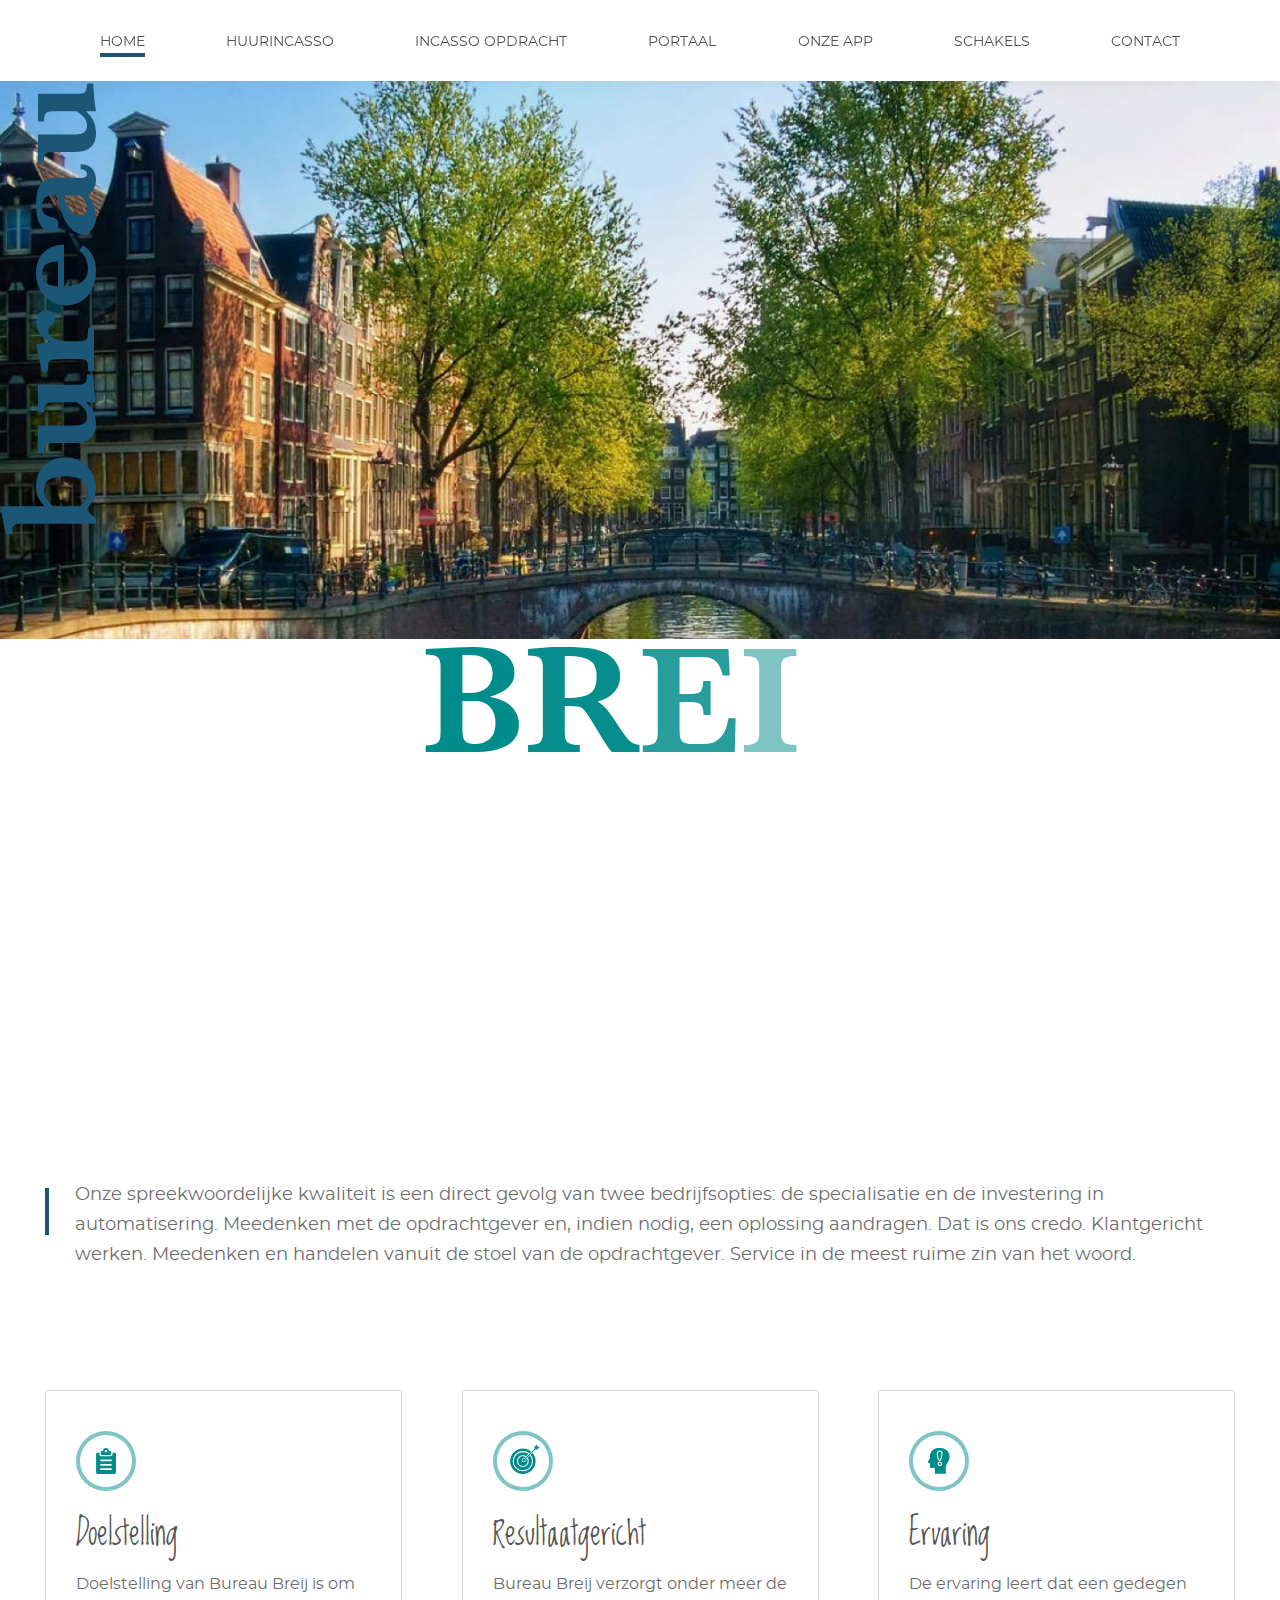
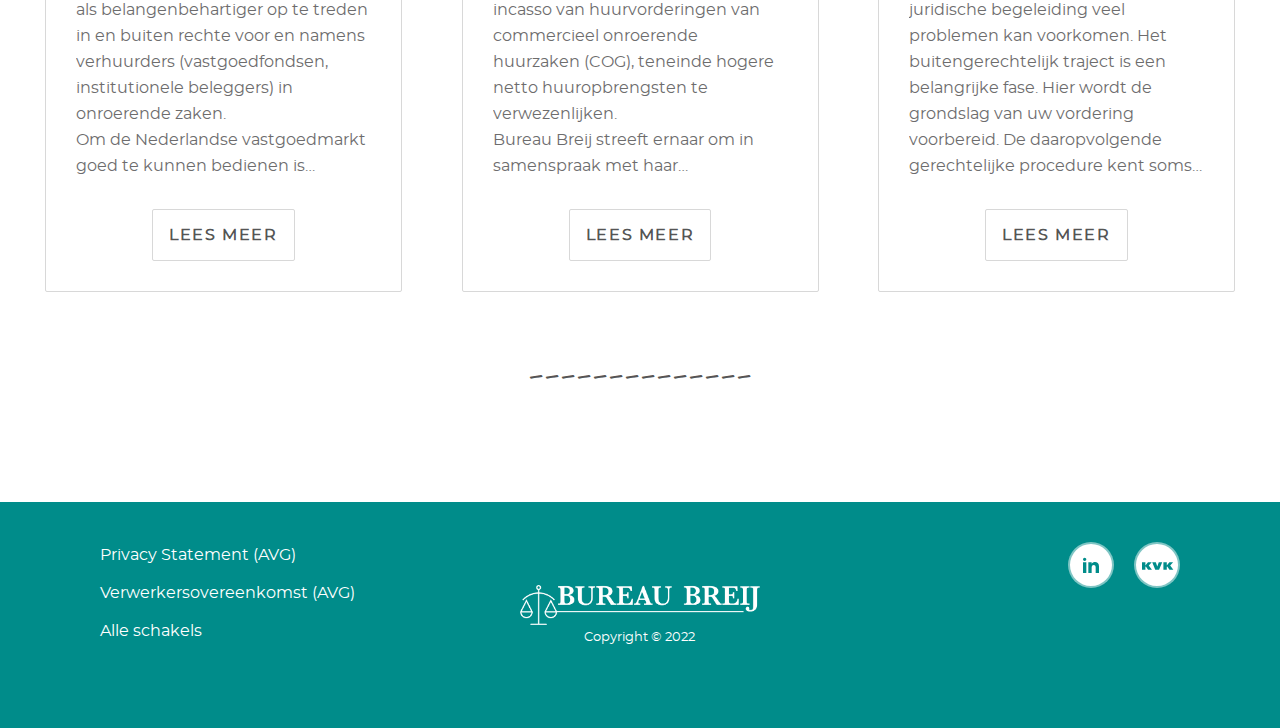
<file: index.html>
<!DOCTYPE html><html lang="nl"><head><meta charset="UTF-8"><meta http-equiv="X-UA-Compatible" content="IE=edge"><meta name="viewport" content="width=device-width,initial-scale=1"><title>Bureau Breij Huurincasso</title><link rel="shortcut icon" href="#"><link rel="preload" href="img/homepage-bg-photo-desktop@1x.jpg" as="image"><link rel="preload" href="img/homepage-bg-photo-desktop@2x.jpg" as="image"><link rel="preload" href="img/homepage-bg-photo-mobile@1x.jpg" as="image"><link rel="preload" href="img/homepage-bg-photo-mobile@2x.jpg" as="image"><link rel="preload" href="img/homepage-bg-photo-tablet@1x.jpg" as="image"><link rel="preload" href="img/homepage-bg-photo-tablet@2x.jpg" as="image"><link rel="preload" href="fonts/baskerville-semibold.woff" as="font"><link rel="preload" href="fonts/baskerville-semibold.woff2" as="font"><link rel="stylesheet" href="css/styles.min.css"><script src="js/main.min.js" defer=""></script></head><body><div style="display:none"><svg xmlns="http://www.w3.org/2000/svg" xmlns:xlink="http://www.w3.org/1999/xlink" xmlns:x="http://ns.adobe.com/Extensibility/1.0/" xmlns:i="http://ns.adobe.com/AdobeIllustrator/10.0/" xmlns:graph="http://ns.adobe.com/Graphs/1.0/" xmlns:dc="http://purl.org/dc/elements/1.1/" xmlns:cc="http://creativecommons.org/ns#" xmlns:rdf="http://www.w3.org/1999/02/22-rdf-syntax-ns#" xmlns:svg="http://www.w3.org/2000/svg" xmlns:sodipodi="http://sodipodi.sourceforge.net/DTD/sodipodi-0.dtd" xmlns:inkscape="http://www.inkscape.org/namespaces/inkscape"><symbol id="apple-logo" viewBox="0 0 46.21 56.753"><path fill="#FFF" d="M38.593 30.15c.081 8.59 7.535 11.447 7.617 11.483-.062.202-1.19 4.073-3.927 8.072-2.365 3.457-4.82 6.901-8.688 6.973-3.799.07-5.021-2.253-9.365-2.253s-5.702 2.182-9.298 2.323c-3.733.142-6.576-3.739-8.961-7.184-4.875-7.046-8.598-19.91-3.597-28.593 2.484-4.313 6.925-7.043 11.743-7.114 3.666-.069 7.126 2.466 9.366 2.466 2.241 0 6.444-3.049 10.865-2.601 1.85.077 7.044.747 10.38 5.629-.269.168-6.197 3.62-6.135 10.799m-7.14-21.088c1.982-2.4 3.316-5.739 2.952-9.062-2.857.115-6.312 1.904-8.36 4.302-1.837 2.123-3.445 5.521-3.011 8.778 3.184.246 6.436-1.619 8.419-4.018"></path></symbol><symbol id="email-icon" viewBox="0 0 26 25"><g stroke="none" stroke-width="1" fill="#FFF" fill-rule="evenodd"><g transform="translate(-291.000000, -292.000000)" fill="#FFF" fill-rule="nonzero"><g transform="translate(291.000000, 292.000000)"><path d="M25.0218124,7.78360795 L13.5547002,15.4283494 C13.2188008,15.6522824 12.7811992,15.6522824 12.4452998,15.4283494 L0.978187567,7.78360795 C1.04878055,7.71922369 1.12276567,7.65792574 1.2,7.6 L10,1 C11.7777778,-0.333333333 14.2222222,-0.333333333 16,1 L24.8,7.6 C24.8772343,7.65792574 24.9512195,7.71922369 25.0218124,7.78360795 L25.0218124,7.78360795 Z M25.9671548,9.55708055 C25.9888751,9.70263552 26,9.85062829 26,10 L26,20 C26,22.7614237 23.7614237,25 21,25 L5,25 C2.23857625,25 0,22.7614237 0,20 L0,10 C0,9.85062829 0.0111248694,9.70263552 0.0328451896,9.55708055 L11.3358994,17.09245 C12.3435976,17.7642489 13.6564024,17.7642489 14.6641006,17.09245 L25.9671548,9.55708055 L25.9671548,9.55708055 Z"></path></g></g></g></symbol><symbol id="icon-experience" viewBox="0 0 100 100"><title>&#x2022;SET16-v3</title><path d="M51.834,22.259a5.052,5.052,0,0,0-3.962,1.793,6.286,6.286,0,0,0-1.343,5.017L49.636,45A2.363,2.363,0,0,0,51.9,46.586a2.281,2.281,0,0,0,2.2-1.581l3.046-15.968a6.116,6.116,0,0,0-1.273-4.967A5.113,5.113,0,0,0,51.834,22.259Z"></path><path d="M52.29,54.9a3.328,3.328,0,1,0,3.328,3.328A3.333,3.333,0,0,0,52.29,54.9Z"></path><path d="M80.017,30.369C75.971,11.48,53.751,9.574,42.244,12.514A26.23,26.23,0,0,0,24.417,28.758a15.645,15.645,0,0,0-.86,7.763,15.56,15.56,0,0,1,.448,3.1c-.081,2.4-5.1,8.867-6.155,10.806-.722,1.323-.974,2.439-.353,3.527.705,1.234,3.03,1.606,4.277,2.64a4.348,4.348,0,0,1,1.333,2.5c.668,3.191.253,3.544.253,6.767,0,5.794,6.191,5,8.175,4.6,2.062-.475,6.589-.871,6.589,4.684,0,.715-.044,12.211-.044,12.211H70.856s-1.828-15.4,0-22.3C73.236,55.775,83.985,49.253,80.017,30.369ZM52.29,64.741A6.512,6.512,0,1,1,58.8,58.229,6.519,6.519,0,0,1,52.29,64.741Zm7.994-35.166-.006.039-3.1,16.216A5.44,5.44,0,0,1,51.9,49.77a5.559,5.559,0,0,1-5.344-3.939l-.034-.14L43.392,29.62a9.541,9.541,0,0,1,2.059-7.638,8.526,8.526,0,0,1,12.85.027A9.3,9.3,0,0,1,60.284,29.575Z"></path></symbol><symbol id="icon-github" viewBox="0 0 16 16"><path d="M 7.5 1 C 3.910156 1 1 3.90625 1 7.488281 C 1 10.355469 2.863281 12.789063 5.445313 13.648438 C 5.769531 13.707031 6 13.375 6 13.125 C 6 12.972656 6.003906 12.789063 6 12.25 C 4.191406 12.640625 3.625 11.375 3.625 11.375 C 3.328125 10.625 2.96875 10.410156 2.96875 10.410156 C 2.378906 10.007813 3.011719 10.019531 3.011719 10.019531 C 3.664063 10.0625 4 10.625 4 10.625 C 4.5 11.5 5.628906 11.414063 6 11.25 C 6 10.851563 6.042969 10.5625 6.152344 10.378906 C 4.109375 10.019531 2.996094 8.839844 3 7.207031 C 3.003906 6.242188 3.335938 5.492188 3.875 4.9375 C 3.640625 4.640625 3.480469 3.625 3.960938 3 C 5.167969 3 5.886719 3.871094 5.886719 3.871094 C 5.886719 3.871094 6.453125 3.625 7.496094 3.625 C 8.542969 3.625 9.105469 3.859375 9.105469 3.859375 C 9.105469 3.859375 9.828125 3 11.035156 3 C 11.515625 3.625 11.355469 4.640625 11.167969 4.917969 C 11.683594 5.460938 12 6.210938 12 7.207031 C 12 8.839844 10.890625 10.019531 8.851563 10.375 C 8.980469 10.570313 9 10.84375 9 11.25 C 9 12.117188 9 12.910156 9 13.125 C 9 13.375 9.226563 13.710938 9.558594 13.648438 C 12.140625 12.785156 14 10.355469 14 7.488281 C 14 3.90625 11.089844 1 7.5 1 Z"></path></symbol><symbol id="icon-insta" viewBox="-100.7682 -167.947 873.3244 1007.682"><g><path d="M335.895 0c-91.224 0-102.663.387-138.49 2.021-35.752 1.631-60.169 7.31-81.535 15.612-22.088 8.584-40.82 20.07-59.493 38.743-18.674 18.673-30.16 37.407-38.743 59.495C9.33 137.236 3.653 161.653 2.02 197.405.386 233.232 0 244.671 0 335.895c0 91.222.386 102.661 2.02 138.488 1.633 35.752 7.31 60.169 15.614 81.534 8.584 22.088 20.07 40.82 38.743 59.495 18.674 18.673 37.405 30.159 59.493 38.743 21.366 8.302 45.783 13.98 81.535 15.612 35.827 1.634 47.266 2.021 138.49 2.021 91.222 0 102.661-.387 138.488-2.021 35.752-1.631 60.169-7.31 81.534-15.612 22.088-8.584 40.82-20.07 59.495-38.743 18.673-18.675 30.159-37.407 38.743-59.495 8.302-21.365 13.981-45.782 15.612-81.534 1.634-35.827 2.021-47.266 2.021-138.488 0-91.224-.387-102.663-2.021-138.49-1.631-35.752-7.31-60.169-15.612-81.534-8.584-22.088-20.07-40.822-38.743-59.495-18.675-18.673-37.407-30.159-59.495-38.743-21.365-8.302-45.782-13.981-81.534-15.612C438.556.387 427.117 0 335.895 0zm0 60.521c89.686 0 100.31.343 135.729 1.959 32.75 1.493 50.535 6.965 62.37 11.565 15.68 6.094 26.869 13.372 38.622 25.126 11.755 11.754 19.033 22.944 25.127 38.622 4.6 11.836 10.072 29.622 11.565 62.371 1.616 35.419 1.959 46.043 1.959 135.73 0 89.687-.343 100.311-1.959 135.73-1.493 32.75-6.965 50.535-11.565 62.37-6.094 15.68-13.372 26.869-25.127 38.622-11.753 11.755-22.943 19.033-38.621 25.127-11.836 4.6-29.622 10.072-62.371 11.565-35.413 1.616-46.036 1.959-135.73 1.959-89.694 0-100.315-.343-135.73-1.96-32.75-1.492-50.535-6.964-62.37-11.564-15.68-6.094-26.869-13.372-38.622-25.127-11.754-11.753-19.033-22.943-25.127-38.621-4.6-11.836-10.071-29.622-11.565-62.371-1.616-35.419-1.959-46.043-1.959-135.73 0-89.687.343-100.311 1.959-135.73 1.494-32.75 6.965-50.535 11.565-62.37 6.094-15.68 13.373-26.869 25.126-38.622 11.754-11.755 22.944-19.033 38.622-25.127 11.836-4.6 29.622-10.072 62.371-11.565 35.419-1.616 46.043-1.959 135.73-1.959"></path><path d="M335.895 447.859c-61.838 0-111.966-50.128-111.966-111.964 0-61.838 50.128-111.966 111.966-111.966 61.836 0 111.964 50.128 111.964 111.966 0 61.836-50.128 111.964-111.964 111.964zm0-284.451c-95.263 0-172.487 77.224-172.487 172.487 0 95.261 77.224 172.485 172.487 172.485 95.261 0 172.485-77.224 172.485-172.485 0-95.263-77.224-172.487-172.485-172.487m219.608-6.815c0 22.262-18.047 40.307-40.308 40.307-22.26 0-40.307-18.045-40.307-40.307 0-22.261 18.047-40.308 40.307-40.308 22.261 0 40.308 18.047 40.308 40.308"></path></g></symbol><symbol id="icon-kvk" viewBox="0 0 34 8"><g id="icons" stroke="none" stroke-width="1"><path d="M27.0446658,4.90575275 C26.9674813,4.79314565 26.9123495,4.72949816 26.8461913,4.69522644 C26.6973354,4.61689106 26.4878344,4.66585067 26.3941103,4.80783354 C26.3389785,4.90085679 26.3389785,5.10159119 26.3389785,5.17013464 L26.3389785,8 L22.7388704,8 L22.7388704,0 L26.3389785,0 L26.3389785,3.37331701 L29.0845433,1.39151576e-15 L33.0485215,1.39151576e-15 L29.9445998,3.52019584 L33.3076411,8 L29.2003202,8 L27.0446658,4.90575275 Z M14.0712093,8 L18.127243,8 L21.4578072,0.00489596083 L17.8249641,0.00489596083 L16.2586096,4.46022032 L16.2311297,4.46022032 L14.6757672,0 L10.8890365,0 L14.0712093,8 Z M6.46144982,8 L10.5687707,8 L7.20572945,3.52019584 L10.3096512,0 L6.34567299,0 L3.60010813,3.37331701 L3.60010813,0 L0,0 L0,7.99510404 L3.60010813,7.99510404 L3.60010813,5.16523868 C3.60010813,5.09669523 3.60010813,4.89106487 3.65523996,4.80293758 C3.74896406,4.66095471 3.95846499,4.6119951 4.10732092,4.69033048 C4.17347911,4.7246022 4.22861093,4.78824969 4.30579548,4.90085679 L6.46144982,8 Z" id="icon-kvk" fill-rule="nonzero"></path></g></symbol><symbol id="icon-linkedin" viewBox="0 0 24 24"><path d="M4.98 3.5c0 1.381-1.11 2.5-2.48 2.5s-2.48-1.119-2.48-2.5c0-1.38 1.11-2.5 2.48-2.5s2.48 1.12 2.48 2.5zm.02 4.5h-5v16h5v-16zm7.982 0h-4.968v16h4.969v-8.399c0-4.67 6.029-5.052 6.029 0v8.399h4.988v-10.131c0-7.88-8.922-7.593-11.018-3.714v-2.155z"></path></symbol><symbol id="icon-mail" viewBox="0 0 16 16"><path d="M8 10c-.266 0-.5-.094-1-.336L0 6v7c0 .55.45 1 1 1h14c.55 0 1-.45 1-1V6L9 9.664c-.5.242-.734.336-1 .336zm7-8H1c-.55 0-1 .45-1 1v.758l8 4.205 8-4.205V3c0-.55-.45-1-1-1z"></path></symbol><symbol id="icon-objective" viewBox="0 0 100 100"><g><g i:extraneous="self"><g><path d="M32.8,27.5h33.9c1.2,0,2.2-1,2.2-2.2v-9.6c0-1.2-1-2.2-2.2-2.2H61l0-0.2c-0.3-6-5.2-10.7-11.2-10.7     c-6,0-10.9,4.7-11.2,10.7l0,0.2h-5.8c-1.2,0-2.2,1-2.2,2.2v9.6C30.6,26.5,31.6,27.5,32.8,27.5z M49.8,9.2c2.5,0,4.5,2,4.5,4.5     c0,2.5-2,4.5-4.5,4.5c-2.5,0-4.5-2-4.5-4.5C45.3,11.3,47.3,9.2,49.8,9.2z"></path><path d="M81.4,20h-7.3v5.2c0,4-3.3,7.3-7.3,7.3H32.9c-4,0-7.3-3.3-7.3-7.3V20h-6.9c-2.8,0-5.1,2.3-5.1,5.1v67.3     c0,2.8,2.3,5.1,5.1,5.1h62.8c2.8,0,5.1-2.3,5.1-5.1V25.1C86.5,22.3,84.2,20,81.4,20z M71.2,81.6c0,1-0.8,1.7-1.7,1.7H30.6     c-1,0-1.7-0.8-1.7-1.7v-2.9c0-1,0.8-1.7,1.7-1.7h38.8c1,0,1.7,0.8,1.7,1.7V81.6z M71.2,65.5c0,1-0.8,1.7-1.7,1.7H30.6     c-1,0-1.7-0.8-1.7-1.7v-2.9c0-1,0.8-1.7,1.7-1.7h38.8c1,0,1.7,0.8,1.7,1.7V65.5z M71.2,49.4c0,1-0.8,1.7-1.7,1.7H30.6     c-1,0-1.7-0.8-1.7-1.7v-2.9c0-1,0.8-1.7,1.7-1.7h38.8c1,0,1.7,0.8,1.7,1.7V49.4z"></path></g></g></g></symbol><symbol id="icon-phone" viewBox="0 0 18 18"><path fill="#010101" d="M3.6 7.8c1.4 2.8 3.8 5.1 6.6 6.6l2.2-2.2c.3-.3.699-.4 1-.2 1.1.4 2.3.6 3.6.6.6 0 1 .4 1 1V17c0 .6-.4 1-1 1C7.6 18 0 10.4 0 1c0-.6.4-1 1-1h3.5c.6 0 1 .4 1 1 0 1.2.2 2.4.6 3.6.1.3 0 .7-.2 1L3.6 7.8z"></path></symbol><symbol id="icon-result" viewBox="0 0 32 32"><g transform="translate(0,-1020.3622)"><path d="m 13.991358,1026.3948 c -6.6264057,0 -11.9913517,5.36 -11.9913616,11.9827 9.9e-6,6.6227 5.3649559,11.9847 11.9913616,11.9847 6.626406,0 11.991352,-5.362 11.991362,-11.9847 -10e-6,-2.9506 -1.06987,-5.6467 -2.836881,-7.7337 l -1.77743,1.7765 c 1.319279,1.6293 2.113008,3.7014 2.113018,5.9572 2e-5,5.2324 -4.254747,9.4848 -9.490069,9.4848 -5.2353214,0 -9.4900891,-4.2524 -9.4900691,-9.4848 2e-5,-5.2324 4.2547777,-9.4848 9.4900691,-9.4848 2.257478,0 4.330229,0.7948 5.960563,2.1138 l 1.77743,-1.7784 c -2.088545,-1.7654 -4.785812,-2.8333 -7.737993,-2.8333 z"></path><path d="m 13.991358,1029.895 c -4.6954164,0 -8.4871885,3.7897 -8.4872085,8.4825 -2e-5,4.6929 3.7917622,8.4825 8.4872085,8.4825 4.695447,0 8.487229,-3.7896 8.487209,-8.4825 0,-1.9845 -0.682626,-3.8042 -1.820355,-5.2474 l -2.142288,2.1411 c 0.609941,0.8844 0.969685,1.9538 0.969685,3.1063 -2e-5,3.0268 -2.46579,5.4912 -5.494251,5.4912 -3.028461,0 -5.4942305,-2.4644 -5.4942504,-5.4912 -10e-6,-3.0268 2.4657694,-5.4912 5.4942504,-5.4912 1.153153,0 2.223154,0.3596 3.108078,0.9692 l 2.142288,-2.1392 c -1.444139,-1.1375 -3.264364,-1.8213 -5.250366,-1.8213 z"></path><path d="m 13.991358,1033.8828 c -2.488606,0 -4.4992017,2.0075 -4.4992017,4.4947 2e-5,2.4872 2.0106157,4.4967 4.4992017,4.4967 2.488586,0 4.499182,-2.0095 4.499202,-4.4967 0,-0.8796 -0.261366,-1.6928 -0.696541,-2.3848 l -1.597938,1.597 a 1.001151,1.000593 0 0 1 -0.02537,0.023 c 0.003,0 0.008,0 0.01169,0.01 0.395297,0.3961 0.412978,1.0215 0.03906,1.3962 -0.166386,0.166 -0.391631,0.2558 -0.632149,0.2671 -0.852798,0.042 -2.575435,0.08 -2.575435,0.08 0,0 0.06533,-1.6469 0.08002,-2.4668 0.004,-0.2818 0.06973,-0.5544 0.263395,-0.7488 0.186974,-0.1873 0.436653,-0.278 0.688739,-0.271 0.252076,0.01 0.50664,0.112 0.704343,0.31 l 0.002,0 c 0.003,0 0.003,0.01 0.006,0.01 a 1.001151,1.000593 0 0 1 0.02148,-0.023 l 1.597938,-1.5951 c -0.692755,-0.4346 -1.506034,-0.6962 -2.386173,-0.6962 z"></path><path d="m 27.50261,1022.3622 -2.497387,2.496 0,1.8037 -10.161237,10.14 c -0.03027,-0.051 -0.05714,-0.1038 -0.101464,-0.1482 -0.26731,-0.2679 -0.689448,-0.2805 -0.942374,-0.027 -0.131013,0.1313 -0.176855,0.3162 -0.179492,0.507 -0.01129,0.5545 -0.05464,1.6692 -0.05464,1.6692 0,0 1.165521,-0.027 1.742317,-0.055 0.16273,-0.01 0.316649,-0.07 0.429241,-0.1814 0.252586,-0.2536 0.239989,-0.6759 -0.02727,-0.9438 -0.04885,-0.049 -0.106728,-0.079 -0.163888,-0.1111 l 10.182664,-10.1575 1.773535,0 2.497386,-2.496 -2.497386,0 z"></path></g></symbol><symbol id="icon-search" viewBox="0 0 17 17"><image width="17" height="17" overflow="visible"></image><path d="M16.958 15.527L11.75 10.32A6.455 6.455 0 0 0 13 6.5 6.5 6.5 0 1 0 6.5 13a6.465 6.465 0 0 0 3.839-1.263l5.205 5.204 1.414-1.414zM6.5 11C4.019 11 2 8.981 2 6.5S4.019 2 6.5 2 11 4.019 11 6.5 8.981 11 6.5 11z"></path></symbol></svg></div><header class="page-header"><button class="page-header__toggle" type="button">Открыть меню</button><div class="menu"><nav class="menu__main-nav"><ul class="menu__main-nav-list"><li class="menu__main-nav-item"><a class="menu__main-nav-link menu__main-nav-link--active">Home</a></li><li class="menu__main-nav-item"><a class="menu__main-nav-link" href="rent-collection.html">Huurincasso</a></li><li class="menu__main-nav-item"><a class="menu__main-nav-link" href="https://portal.breij.nl/portal/opdracht" target="_blank">Incasso opdracht</a></li><li class="menu__main-nav-item"><a class="menu__main-nav-link" href="https://portal.breij.nl/login" target="_blank">Portaal</a></li><li class="menu__main-nav-item"><a class="menu__main-nav-link" href="mobile-app.html">Onze App</a></li><li class="menu__main-nav-item"><a class="menu__main-nav-link" href="links.html">Schakels</a></li><li class="menu__main-nav-item"><a class="menu__main-nav-link" href="contact.html">Contact</a></li></ul></nav></div></header><main><h1 class="visually-hidden">Hoofdpagina van de website van Bureau Breij</h1><section class="homepage-top"><div class="homepage-top__content"><h2 class="homepage-top__title title title--vertical">bureau</h2><div class="homepage-top__content-bottom"><span class="sub-title sub-title--breij">breij</span> <span class="homepage-top__slogan card-title">Uw zaak meester</span></div></div><div class="homepage-top__image-container"><div class="homepage-top__image homepage-top__image--photo"></div><div class="homepage-top__image homepage-top__image--drawing"></div></div></section><section class="services content-wrapper"><div class="services__top"><h2 class="services__title title title--services title--animated title--onscroll">diensten</h2><p class="services__main-text description-text">Onze spreekwoordelijke kwaliteit is een direct gevolg van twee bedrijfsopties: de specialisatie en de investering in automatisering. Meedenken met de opdrachtgever en, indien nodig, een oplossing aandragen. Dat is ons credo. Klantgericht werken. Meedenken en handelen vanuit de stoel van de opdrachtgever. Service in de meest ruime zin van het woord.</p></div><div class="services__content"><ul class="services__list slider__list"><li class="services__item slider__item"><div class="services__item-top"><h3 class="services__item-title card-title">Doelstelling</h3><div class="services__icon"><svg class="services__icon-image services__icon-image--objective" width="34" height="34" aria-hidden="true" focusable="false"><use xlink:href="#icon-objective"></use></svg></div></div><p class="services__description description hidden">Doelstelling van Bureau Breij is om als belangenbehartiger op te treden in en buiten rechte voor en namens verhuurders (vastgoedfondsen, institutionele beleggers) in onroerende zaken.<br>Om de Nederlandse vastgoedmarkt goed te kunnen bedienen is expertise van groot belang.<br>Gekozen discipline: optreden uit hoofde van een huurovereenkomst, waaronder: huurincasso, incasso waarborgsom, afgifte bankgarantie, actie tot nakoming of het in rechte aansturen op ontbinding van de huurovereenkomst, ontruiming van het gehuurde, naast schadevergoeding.</p><a class="services__card-button card-button">Lees meer</a></li><li class="services__item slider__item"><div class="services__item-top"><h3 class="services__item-title card-title">Resultaatgericht</h3><div class="services__icon"><svg class="services__icon-image services__icon-image--result" width="34" height="34" aria-hidden="true" focusable="false"><use xlink:href="#icon-result"></use></svg></div></div><p class="services__description description hidden">Bureau Breij verzorgt onder meer de incasso van huurvorderingen van commercieel onroerende huurzaken (COG), teneinde hogere netto huuropbrengsten te verwezenlijken.<br>Bureau Breij streeft ernaar om in samenspraak met haar opdrachtgever tot een zo goed mogelijk resultaat te komen. Hiertoe is een brede kennis van het huur- en huurprocesrecht een niet te ontbreken schakel voor succes.<br>Behalve als incasso-intermedium, is Bureau Breij tevens uw gesprekspartner bij ingewikkelde civielrechtelijke aangelegenheden.</p><a class="services__card-button card-button">Lees meer</a></li><li class="services__item slider__item"><div class="services__item-top"><h3 class="services__item-title card-title">Ervaring</h3><div class="services__icon"><svg class="services__icon-image services__icon-image--experience" width="34" height="34" aria-hidden="true" focusable="false"><use xlink:href="#icon-experience"></use></svg></div></div><p class="services__description description hidden">De ervaring leert dat een gedegen juridische begeleiding veel problemen kan voorkomen. Het buitengerechtelijk traject is een belangrijke fase. Hier wordt de grondslag van uw vordering voorbereid. De daaropvolgende gerechtelijke procedure kent soms akelige valkuilen.<br>Bureau Breij kent de weg in de wet.<br>Anticiperen en maatwerk is de sleutel tot succes. Waar nodig kan Bureau Breij u bijstaan in een gerechtelijke procedure. Als eisende partij maar ook als gedaagde partij. Het devies van Bureau Breij: kwaliteit, accuratesse, samenwerking, snelheid, openheid en eerlijkheid. Alles in het belang van onze opdrachtgever.</p><a class="services__card-button card-button">Lees meer</a></li></ul><span class="services__divider divider">--------------</span></div></section></main><footer class="page-footer"><ul class="page-footer__links-list"><li class="page-footer__links-item"><a class="page-footer__link" href="#">Privacy Statement (AVG)</a></li><li class="page-footer__links-item"><a class="page-footer__link" href="#" target="_blank">Verwerkersovereenkomst (AVG)</a></li><li class="page-footer__links-item"><a class="page-footer__link" href="links.html">Alle schakels</a></li></ul><ul class="page-footer__social-list social-list"><li class="social-list__item social-list__item--linkedin"><a class="social-list__link social-list__link--linkedin" href="#" target="_blank" aria-label="Bureau Breij LinkedIn"><svg class="social-list__image social-list__image--linkedin" width="20" height="20" aria-hidden="true" focusable="false"><use xlink:href="#icon-linkedin"></use></svg></a></li><li class="social-list__item social-list__item--kvk"><a class="social-list__link" href="#" target="_blank" aria-label="Bureau Breij KVK"><svg class="social-list__image social-list__image--kvk" width="32" height="16" aria-hidden="true" focusable="false"><use xlink:href="#icon-kvk"></use></svg></a></li></ul><div class="page-footer__logo"><a class="page-footer__logo-link page-footer__logo-link--active"><picture><source type="image/webp" srcset="img/content-img/logo-footer-mobile@1x.webp, img/content-img/logo-footer-mobile@2x.webp 2x"><img class="page-footer__logo-image" src="img/content-img/logo-footer-mobile@1x.png" srcset="img/content-img/logo-footer-mobile@2x.png 2x" alt="Bureau Breij logo" width="90" height="61"></picture></a><p class="page-footer__copyright">Copyright &#169; 2022</p></div></footer></body></html>
</file>
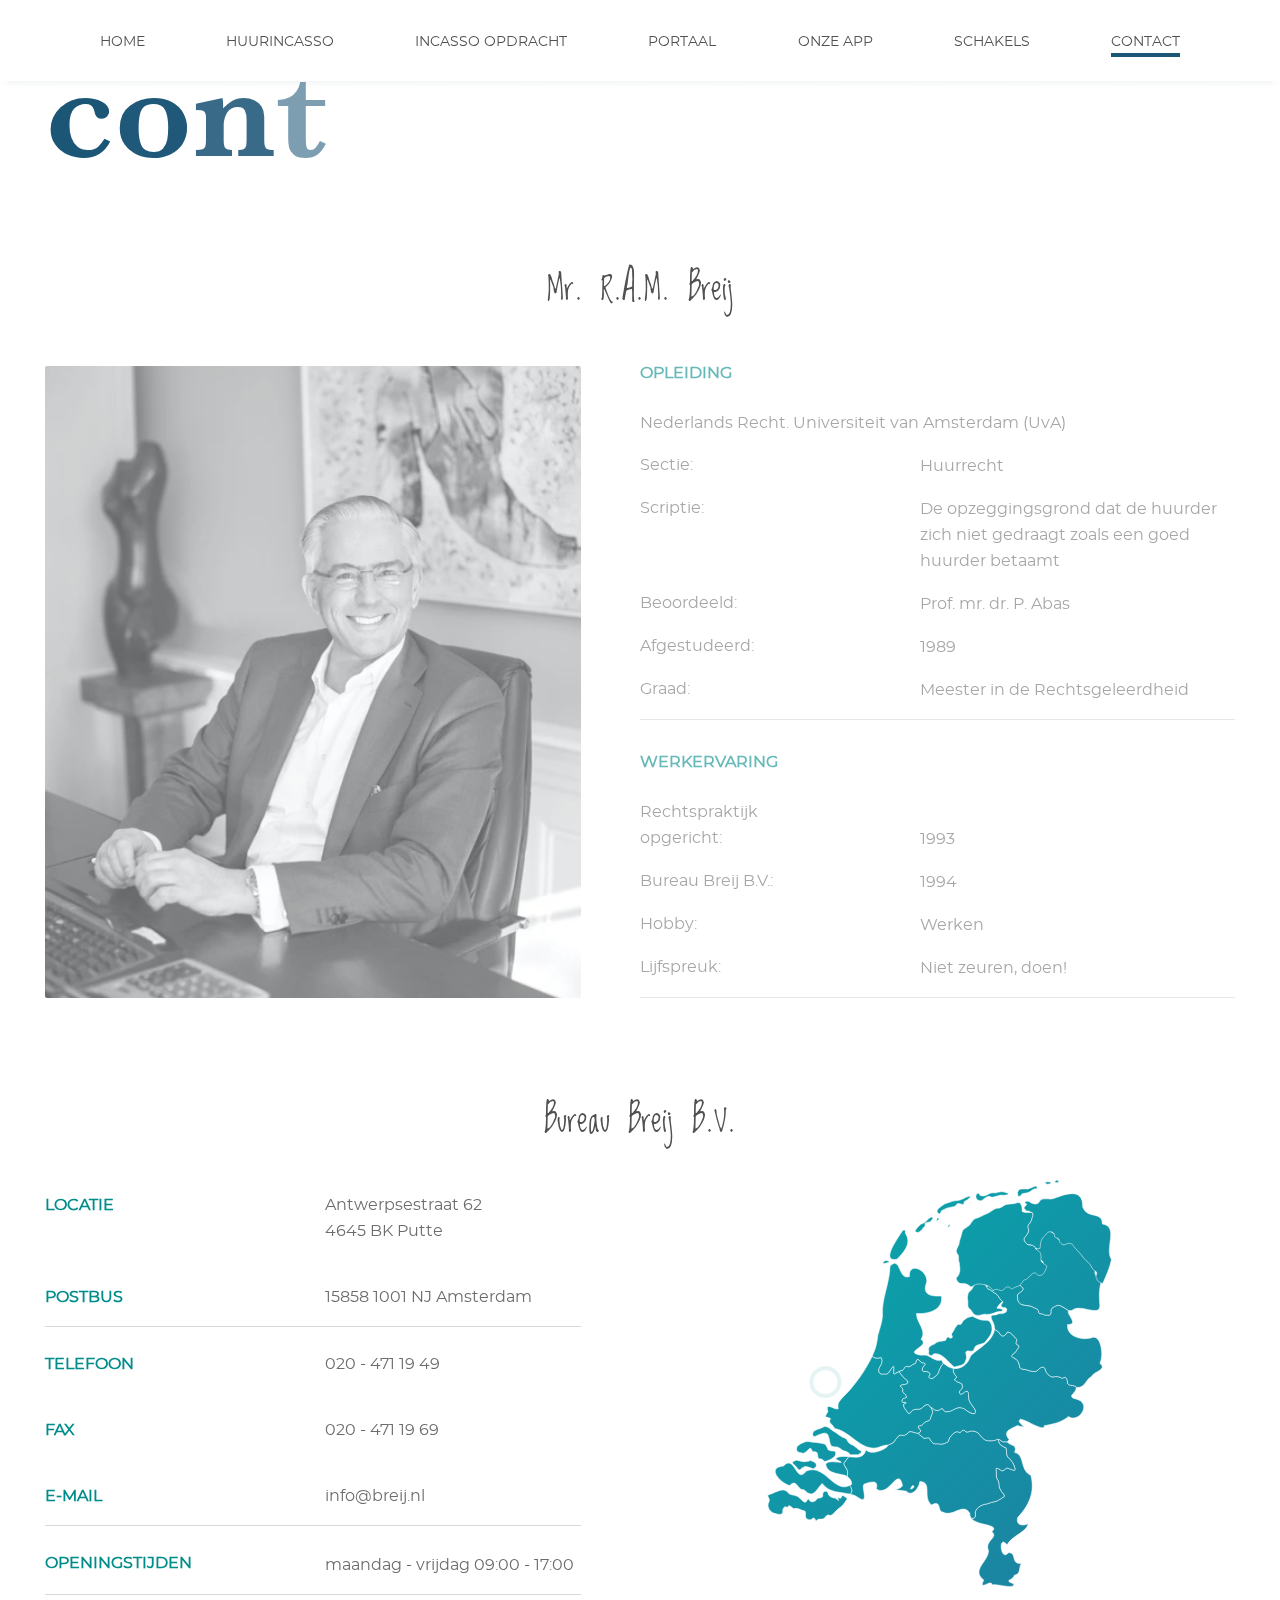
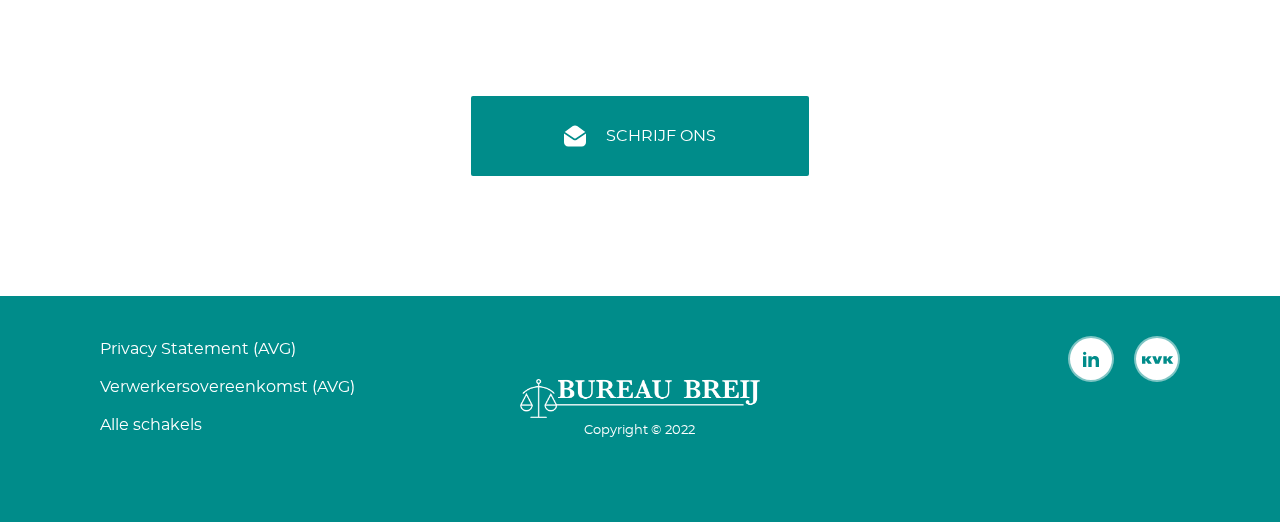
<file: contact.html>
<!DOCTYPE html><html lang="nl"><head><meta charset="UTF-8"><meta http-equiv="X-UA-Compatible" content="IE=edge"><meta name="viewport" content="width=device-width,initial-scale=1"><title>Bureau Breij Huurincasso</title><link rel="shortcut icon" href="#"><link rel="stylesheet" href="css/styles.min.css"><script src="js/main.min.js" defer=""></script></head><body><div style="display:none"><svg xmlns="http://www.w3.org/2000/svg" xmlns:xlink="http://www.w3.org/1999/xlink" xmlns:x="http://ns.adobe.com/Extensibility/1.0/" xmlns:i="http://ns.adobe.com/AdobeIllustrator/10.0/" xmlns:graph="http://ns.adobe.com/Graphs/1.0/" xmlns:dc="http://purl.org/dc/elements/1.1/" xmlns:cc="http://creativecommons.org/ns#" xmlns:rdf="http://www.w3.org/1999/02/22-rdf-syntax-ns#" xmlns:svg="http://www.w3.org/2000/svg" xmlns:sodipodi="http://sodipodi.sourceforge.net/DTD/sodipodi-0.dtd" xmlns:inkscape="http://www.inkscape.org/namespaces/inkscape"><symbol id="apple-logo" viewBox="0 0 46.21 56.753"><path fill="#FFF" d="M38.593 30.15c.081 8.59 7.535 11.447 7.617 11.483-.062.202-1.19 4.073-3.927 8.072-2.365 3.457-4.82 6.901-8.688 6.973-3.799.07-5.021-2.253-9.365-2.253s-5.702 2.182-9.298 2.323c-3.733.142-6.576-3.739-8.961-7.184-4.875-7.046-8.598-19.91-3.597-28.593 2.484-4.313 6.925-7.043 11.743-7.114 3.666-.069 7.126 2.466 9.366 2.466 2.241 0 6.444-3.049 10.865-2.601 1.85.077 7.044.747 10.38 5.629-.269.168-6.197 3.62-6.135 10.799m-7.14-21.088c1.982-2.4 3.316-5.739 2.952-9.062-2.857.115-6.312 1.904-8.36 4.302-1.837 2.123-3.445 5.521-3.011 8.778 3.184.246 6.436-1.619 8.419-4.018"></path></symbol><symbol id="email-icon" viewBox="0 0 26 25"><g stroke="none" stroke-width="1" fill="#FFF" fill-rule="evenodd"><g transform="translate(-291.000000, -292.000000)" fill="#FFF" fill-rule="nonzero"><g transform="translate(291.000000, 292.000000)"><path d="M25.0218124,7.78360795 L13.5547002,15.4283494 C13.2188008,15.6522824 12.7811992,15.6522824 12.4452998,15.4283494 L0.978187567,7.78360795 C1.04878055,7.71922369 1.12276567,7.65792574 1.2,7.6 L10,1 C11.7777778,-0.333333333 14.2222222,-0.333333333 16,1 L24.8,7.6 C24.8772343,7.65792574 24.9512195,7.71922369 25.0218124,7.78360795 L25.0218124,7.78360795 Z M25.9671548,9.55708055 C25.9888751,9.70263552 26,9.85062829 26,10 L26,20 C26,22.7614237 23.7614237,25 21,25 L5,25 C2.23857625,25 0,22.7614237 0,20 L0,10 C0,9.85062829 0.0111248694,9.70263552 0.0328451896,9.55708055 L11.3358994,17.09245 C12.3435976,17.7642489 13.6564024,17.7642489 14.6641006,17.09245 L25.9671548,9.55708055 L25.9671548,9.55708055 Z"></path></g></g></g></symbol><symbol id="icon-experience" viewBox="0 0 100 100"><title>&#x2022;SET16-v3</title><path d="M51.834,22.259a5.052,5.052,0,0,0-3.962,1.793,6.286,6.286,0,0,0-1.343,5.017L49.636,45A2.363,2.363,0,0,0,51.9,46.586a2.281,2.281,0,0,0,2.2-1.581l3.046-15.968a6.116,6.116,0,0,0-1.273-4.967A5.113,5.113,0,0,0,51.834,22.259Z"></path><path d="M52.29,54.9a3.328,3.328,0,1,0,3.328,3.328A3.333,3.333,0,0,0,52.29,54.9Z"></path><path d="M80.017,30.369C75.971,11.48,53.751,9.574,42.244,12.514A26.23,26.23,0,0,0,24.417,28.758a15.645,15.645,0,0,0-.86,7.763,15.56,15.56,0,0,1,.448,3.1c-.081,2.4-5.1,8.867-6.155,10.806-.722,1.323-.974,2.439-.353,3.527.705,1.234,3.03,1.606,4.277,2.64a4.348,4.348,0,0,1,1.333,2.5c.668,3.191.253,3.544.253,6.767,0,5.794,6.191,5,8.175,4.6,2.062-.475,6.589-.871,6.589,4.684,0,.715-.044,12.211-.044,12.211H70.856s-1.828-15.4,0-22.3C73.236,55.775,83.985,49.253,80.017,30.369ZM52.29,64.741A6.512,6.512,0,1,1,58.8,58.229,6.519,6.519,0,0,1,52.29,64.741Zm7.994-35.166-.006.039-3.1,16.216A5.44,5.44,0,0,1,51.9,49.77a5.559,5.559,0,0,1-5.344-3.939l-.034-.14L43.392,29.62a9.541,9.541,0,0,1,2.059-7.638,8.526,8.526,0,0,1,12.85.027A9.3,9.3,0,0,1,60.284,29.575Z"></path></symbol><symbol id="icon-github" viewBox="0 0 16 16"><path d="M 7.5 1 C 3.910156 1 1 3.90625 1 7.488281 C 1 10.355469 2.863281 12.789063 5.445313 13.648438 C 5.769531 13.707031 6 13.375 6 13.125 C 6 12.972656 6.003906 12.789063 6 12.25 C 4.191406 12.640625 3.625 11.375 3.625 11.375 C 3.328125 10.625 2.96875 10.410156 2.96875 10.410156 C 2.378906 10.007813 3.011719 10.019531 3.011719 10.019531 C 3.664063 10.0625 4 10.625 4 10.625 C 4.5 11.5 5.628906 11.414063 6 11.25 C 6 10.851563 6.042969 10.5625 6.152344 10.378906 C 4.109375 10.019531 2.996094 8.839844 3 7.207031 C 3.003906 6.242188 3.335938 5.492188 3.875 4.9375 C 3.640625 4.640625 3.480469 3.625 3.960938 3 C 5.167969 3 5.886719 3.871094 5.886719 3.871094 C 5.886719 3.871094 6.453125 3.625 7.496094 3.625 C 8.542969 3.625 9.105469 3.859375 9.105469 3.859375 C 9.105469 3.859375 9.828125 3 11.035156 3 C 11.515625 3.625 11.355469 4.640625 11.167969 4.917969 C 11.683594 5.460938 12 6.210938 12 7.207031 C 12 8.839844 10.890625 10.019531 8.851563 10.375 C 8.980469 10.570313 9 10.84375 9 11.25 C 9 12.117188 9 12.910156 9 13.125 C 9 13.375 9.226563 13.710938 9.558594 13.648438 C 12.140625 12.785156 14 10.355469 14 7.488281 C 14 3.90625 11.089844 1 7.5 1 Z"></path></symbol><symbol id="icon-insta" viewBox="-100.7682 -167.947 873.3244 1007.682"><g><path d="M335.895 0c-91.224 0-102.663.387-138.49 2.021-35.752 1.631-60.169 7.31-81.535 15.612-22.088 8.584-40.82 20.07-59.493 38.743-18.674 18.673-30.16 37.407-38.743 59.495C9.33 137.236 3.653 161.653 2.02 197.405.386 233.232 0 244.671 0 335.895c0 91.222.386 102.661 2.02 138.488 1.633 35.752 7.31 60.169 15.614 81.534 8.584 22.088 20.07 40.82 38.743 59.495 18.674 18.673 37.405 30.159 59.493 38.743 21.366 8.302 45.783 13.98 81.535 15.612 35.827 1.634 47.266 2.021 138.49 2.021 91.222 0 102.661-.387 138.488-2.021 35.752-1.631 60.169-7.31 81.534-15.612 22.088-8.584 40.82-20.07 59.495-38.743 18.673-18.675 30.159-37.407 38.743-59.495 8.302-21.365 13.981-45.782 15.612-81.534 1.634-35.827 2.021-47.266 2.021-138.488 0-91.224-.387-102.663-2.021-138.49-1.631-35.752-7.31-60.169-15.612-81.534-8.584-22.088-20.07-40.822-38.743-59.495-18.675-18.673-37.407-30.159-59.495-38.743-21.365-8.302-45.782-13.981-81.534-15.612C438.556.387 427.117 0 335.895 0zm0 60.521c89.686 0 100.31.343 135.729 1.959 32.75 1.493 50.535 6.965 62.37 11.565 15.68 6.094 26.869 13.372 38.622 25.126 11.755 11.754 19.033 22.944 25.127 38.622 4.6 11.836 10.072 29.622 11.565 62.371 1.616 35.419 1.959 46.043 1.959 135.73 0 89.687-.343 100.311-1.959 135.73-1.493 32.75-6.965 50.535-11.565 62.37-6.094 15.68-13.372 26.869-25.127 38.622-11.753 11.755-22.943 19.033-38.621 25.127-11.836 4.6-29.622 10.072-62.371 11.565-35.413 1.616-46.036 1.959-135.73 1.959-89.694 0-100.315-.343-135.73-1.96-32.75-1.492-50.535-6.964-62.37-11.564-15.68-6.094-26.869-13.372-38.622-25.127-11.754-11.753-19.033-22.943-25.127-38.621-4.6-11.836-10.071-29.622-11.565-62.371-1.616-35.419-1.959-46.043-1.959-135.73 0-89.687.343-100.311 1.959-135.73 1.494-32.75 6.965-50.535 11.565-62.37 6.094-15.68 13.373-26.869 25.126-38.622 11.754-11.755 22.944-19.033 38.622-25.127 11.836-4.6 29.622-10.072 62.371-11.565 35.419-1.616 46.043-1.959 135.73-1.959"></path><path d="M335.895 447.859c-61.838 0-111.966-50.128-111.966-111.964 0-61.838 50.128-111.966 111.966-111.966 61.836 0 111.964 50.128 111.964 111.966 0 61.836-50.128 111.964-111.964 111.964zm0-284.451c-95.263 0-172.487 77.224-172.487 172.487 0 95.261 77.224 172.485 172.487 172.485 95.261 0 172.485-77.224 172.485-172.485 0-95.263-77.224-172.487-172.485-172.487m219.608-6.815c0 22.262-18.047 40.307-40.308 40.307-22.26 0-40.307-18.045-40.307-40.307 0-22.261 18.047-40.308 40.307-40.308 22.261 0 40.308 18.047 40.308 40.308"></path></g></symbol><symbol id="icon-kvk" viewBox="0 0 34 8"><g id="icons" stroke="none" stroke-width="1"><path d="M27.0446658,4.90575275 C26.9674813,4.79314565 26.9123495,4.72949816 26.8461913,4.69522644 C26.6973354,4.61689106 26.4878344,4.66585067 26.3941103,4.80783354 C26.3389785,4.90085679 26.3389785,5.10159119 26.3389785,5.17013464 L26.3389785,8 L22.7388704,8 L22.7388704,0 L26.3389785,0 L26.3389785,3.37331701 L29.0845433,1.39151576e-15 L33.0485215,1.39151576e-15 L29.9445998,3.52019584 L33.3076411,8 L29.2003202,8 L27.0446658,4.90575275 Z M14.0712093,8 L18.127243,8 L21.4578072,0.00489596083 L17.8249641,0.00489596083 L16.2586096,4.46022032 L16.2311297,4.46022032 L14.6757672,0 L10.8890365,0 L14.0712093,8 Z M6.46144982,8 L10.5687707,8 L7.20572945,3.52019584 L10.3096512,0 L6.34567299,0 L3.60010813,3.37331701 L3.60010813,0 L0,0 L0,7.99510404 L3.60010813,7.99510404 L3.60010813,5.16523868 C3.60010813,5.09669523 3.60010813,4.89106487 3.65523996,4.80293758 C3.74896406,4.66095471 3.95846499,4.6119951 4.10732092,4.69033048 C4.17347911,4.7246022 4.22861093,4.78824969 4.30579548,4.90085679 L6.46144982,8 Z" id="icon-kvk" fill-rule="nonzero"></path></g></symbol><symbol id="icon-linkedin" viewBox="0 0 24 24"><path d="M4.98 3.5c0 1.381-1.11 2.5-2.48 2.5s-2.48-1.119-2.48-2.5c0-1.38 1.11-2.5 2.48-2.5s2.48 1.12 2.48 2.5zm.02 4.5h-5v16h5v-16zm7.982 0h-4.968v16h4.969v-8.399c0-4.67 6.029-5.052 6.029 0v8.399h4.988v-10.131c0-7.88-8.922-7.593-11.018-3.714v-2.155z"></path></symbol><symbol id="icon-mail" viewBox="0 0 16 16"><path d="M8 10c-.266 0-.5-.094-1-.336L0 6v7c0 .55.45 1 1 1h14c.55 0 1-.45 1-1V6L9 9.664c-.5.242-.734.336-1 .336zm7-8H1c-.55 0-1 .45-1 1v.758l8 4.205 8-4.205V3c0-.55-.45-1-1-1z"></path></symbol><symbol id="icon-objective" viewBox="0 0 100 100"><g><g i:extraneous="self"><g><path d="M32.8,27.5h33.9c1.2,0,2.2-1,2.2-2.2v-9.6c0-1.2-1-2.2-2.2-2.2H61l0-0.2c-0.3-6-5.2-10.7-11.2-10.7     c-6,0-10.9,4.7-11.2,10.7l0,0.2h-5.8c-1.2,0-2.2,1-2.2,2.2v9.6C30.6,26.5,31.6,27.5,32.8,27.5z M49.8,9.2c2.5,0,4.5,2,4.5,4.5     c0,2.5-2,4.5-4.5,4.5c-2.5,0-4.5-2-4.5-4.5C45.3,11.3,47.3,9.2,49.8,9.2z"></path><path d="M81.4,20h-7.3v5.2c0,4-3.3,7.3-7.3,7.3H32.9c-4,0-7.3-3.3-7.3-7.3V20h-6.9c-2.8,0-5.1,2.3-5.1,5.1v67.3     c0,2.8,2.3,5.1,5.1,5.1h62.8c2.8,0,5.1-2.3,5.1-5.1V25.1C86.5,22.3,84.2,20,81.4,20z M71.2,81.6c0,1-0.8,1.7-1.7,1.7H30.6     c-1,0-1.7-0.8-1.7-1.7v-2.9c0-1,0.8-1.7,1.7-1.7h38.8c1,0,1.7,0.8,1.7,1.7V81.6z M71.2,65.5c0,1-0.8,1.7-1.7,1.7H30.6     c-1,0-1.7-0.8-1.7-1.7v-2.9c0-1,0.8-1.7,1.7-1.7h38.8c1,0,1.7,0.8,1.7,1.7V65.5z M71.2,49.4c0,1-0.8,1.7-1.7,1.7H30.6     c-1,0-1.7-0.8-1.7-1.7v-2.9c0-1,0.8-1.7,1.7-1.7h38.8c1,0,1.7,0.8,1.7,1.7V49.4z"></path></g></g></g></symbol><symbol id="icon-phone" viewBox="0 0 18 18"><path fill="#010101" d="M3.6 7.8c1.4 2.8 3.8 5.1 6.6 6.6l2.2-2.2c.3-.3.699-.4 1-.2 1.1.4 2.3.6 3.6.6.6 0 1 .4 1 1V17c0 .6-.4 1-1 1C7.6 18 0 10.4 0 1c0-.6.4-1 1-1h3.5c.6 0 1 .4 1 1 0 1.2.2 2.4.6 3.6.1.3 0 .7-.2 1L3.6 7.8z"></path></symbol><symbol id="icon-result" viewBox="0 0 32 32"><g transform="translate(0,-1020.3622)"><path d="m 13.991358,1026.3948 c -6.6264057,0 -11.9913517,5.36 -11.9913616,11.9827 9.9e-6,6.6227 5.3649559,11.9847 11.9913616,11.9847 6.626406,0 11.991352,-5.362 11.991362,-11.9847 -10e-6,-2.9506 -1.06987,-5.6467 -2.836881,-7.7337 l -1.77743,1.7765 c 1.319279,1.6293 2.113008,3.7014 2.113018,5.9572 2e-5,5.2324 -4.254747,9.4848 -9.490069,9.4848 -5.2353214,0 -9.4900891,-4.2524 -9.4900691,-9.4848 2e-5,-5.2324 4.2547777,-9.4848 9.4900691,-9.4848 2.257478,0 4.330229,0.7948 5.960563,2.1138 l 1.77743,-1.7784 c -2.088545,-1.7654 -4.785812,-2.8333 -7.737993,-2.8333 z"></path><path d="m 13.991358,1029.895 c -4.6954164,0 -8.4871885,3.7897 -8.4872085,8.4825 -2e-5,4.6929 3.7917622,8.4825 8.4872085,8.4825 4.695447,0 8.487229,-3.7896 8.487209,-8.4825 0,-1.9845 -0.682626,-3.8042 -1.820355,-5.2474 l -2.142288,2.1411 c 0.609941,0.8844 0.969685,1.9538 0.969685,3.1063 -2e-5,3.0268 -2.46579,5.4912 -5.494251,5.4912 -3.028461,0 -5.4942305,-2.4644 -5.4942504,-5.4912 -10e-6,-3.0268 2.4657694,-5.4912 5.4942504,-5.4912 1.153153,0 2.223154,0.3596 3.108078,0.9692 l 2.142288,-2.1392 c -1.444139,-1.1375 -3.264364,-1.8213 -5.250366,-1.8213 z"></path><path d="m 13.991358,1033.8828 c -2.488606,0 -4.4992017,2.0075 -4.4992017,4.4947 2e-5,2.4872 2.0106157,4.4967 4.4992017,4.4967 2.488586,0 4.499182,-2.0095 4.499202,-4.4967 0,-0.8796 -0.261366,-1.6928 -0.696541,-2.3848 l -1.597938,1.597 a 1.001151,1.000593 0 0 1 -0.02537,0.023 c 0.003,0 0.008,0 0.01169,0.01 0.395297,0.3961 0.412978,1.0215 0.03906,1.3962 -0.166386,0.166 -0.391631,0.2558 -0.632149,0.2671 -0.852798,0.042 -2.575435,0.08 -2.575435,0.08 0,0 0.06533,-1.6469 0.08002,-2.4668 0.004,-0.2818 0.06973,-0.5544 0.263395,-0.7488 0.186974,-0.1873 0.436653,-0.278 0.688739,-0.271 0.252076,0.01 0.50664,0.112 0.704343,0.31 l 0.002,0 c 0.003,0 0.003,0.01 0.006,0.01 a 1.001151,1.000593 0 0 1 0.02148,-0.023 l 1.597938,-1.5951 c -0.692755,-0.4346 -1.506034,-0.6962 -2.386173,-0.6962 z"></path><path d="m 27.50261,1022.3622 -2.497387,2.496 0,1.8037 -10.161237,10.14 c -0.03027,-0.051 -0.05714,-0.1038 -0.101464,-0.1482 -0.26731,-0.2679 -0.689448,-0.2805 -0.942374,-0.027 -0.131013,0.1313 -0.176855,0.3162 -0.179492,0.507 -0.01129,0.5545 -0.05464,1.6692 -0.05464,1.6692 0,0 1.165521,-0.027 1.742317,-0.055 0.16273,-0.01 0.316649,-0.07 0.429241,-0.1814 0.252586,-0.2536 0.239989,-0.6759 -0.02727,-0.9438 -0.04885,-0.049 -0.106728,-0.079 -0.163888,-0.1111 l 10.182664,-10.1575 1.773535,0 2.497386,-2.496 -2.497386,0 z"></path></g></symbol><symbol id="icon-search" viewBox="0 0 17 17"><image width="17" height="17" overflow="visible"></image><path d="M16.958 15.527L11.75 10.32A6.455 6.455 0 0 0 13 6.5 6.5 6.5 0 1 0 6.5 13a6.465 6.465 0 0 0 3.839-1.263l5.205 5.204 1.414-1.414zM6.5 11C4.019 11 2 8.981 2 6.5S4.019 2 6.5 2 11 4.019 11 6.5 8.981 11 6.5 11z"></path></symbol></svg></div><header class="page-header"><button class="page-header__toggle" type="button">Открыть меню</button><div class="menu"><nav class="menu__main-nav"><ul class="menu__main-nav-list"><li class="menu__main-nav-item"><a class="menu__main-nav-link" href="index.html">Home</a></li><li class="menu__main-nav-item"><a class="menu__main-nav-link" href="rent-collection.html">Huurincasso</a></li><li class="menu__main-nav-item"><a class="menu__main-nav-link" href="https://portal.breij.nl/portal/opdracht" target="_blank">Incasso opdracht</a></li><li class="menu__main-nav-item"><a class="menu__main-nav-link" href="https://portal.breij.nl/login" target="_blank">Portaal</a></li><li class="menu__main-nav-item"><a class="menu__main-nav-link" href="mobile-app.html">Onze App</a></li><li class="menu__main-nav-item"><a class="menu__main-nav-link" href="links.html">Schakels</a></li><li class="menu__main-nav-item"><a class="menu__main-nav-link menu__main-nav-link--active">Contact</a></li></ul></nav></div></header><main class="contact-page content-wrapper"><h1 class="contact-page__title title title--vertical title--vertical-contact title--animated">contact</h1><h2 class="contact-page__sub-title card-title">Mr. R.A.M. Breij</h2><section class="contact-page__top section-onload"><h3 class="visually-hidden">Het cv van Mr. R.A.M. Breij</h3><div class="contact-page__image-container"><picture><source type="image/webp" media="(min-width: 1150px)" srcset="img/content-img/roel-photo-desktop@1x.webp, img/content-img/roel-photo-desktop@2x.webp 2x"><source type="image/webp" media="(min-width: 768px)" srcset="img/content-img/roel-photo-tablet@1x.webp, img/content-img/roel-photo-tablet@2x.webp 2x"><source type="image/webp" srcset="img/content-img/roel-photo-mobile@1x.webp, img/content-img/roel-photo-mobile@2x.webp 2x"><source media="(min-width: 1150px)" srcset="img/content-img/roel-photo-desktop@1x.jpg, img/content-img/roel-photo-desktop@2x.jpg 2x"><source media="(min-width: 768px)" srcset="img/content-img/roel-photo-tablet@1x.jpg, img/content-img/roel-photo-tablet@2x.jpg 2x"><img class="contact-page__image" src="img/content-img/roel-photo-mobile@1x.jpg" srcset="img/content-img/roel-photo-mobile@2x.jpg 2x" alt="Foto van R.A.M. Breij" width="250" height="375"></picture></div><div class="contact-page__person-container"><dl class="contact-page__person"><dt class="contact-page__person-title contact-page__person-title--first">Opleiding</dt><dd class="contact-page__person-value contact-page__value-nomargin">Nederlands Recht. Universiteit van Amsterdam (UvA)</dd><dt class="contact-page__person-key">Sectie:</dt><dd class="contact-page__person-value">Huurrecht</dd><dt class="contact-page__person-key">Scriptie:</dt><dd class="contact-page__person-value">De opzeggingsgrond dat de huurder zich niet gedraagt zoals een goed huurder betaamt</dd><dt class="contact-page__person-key">Beoordeeld:</dt><dd class="contact-page__person-value">Prof. mr. dr. P. Abas</dd><dt class="contact-page__person-key">Afgestudeerd:</dt><dd class="contact-page__person-value">1989</dd><dt class="contact-page__person-key">Graad:</dt><dd class="contact-page__person-value">Meester in de Rechtsgeleerdheid</dd></dl><dl class="contact-page__person"><dt class="contact-page__person-title">Werkervaring</dt><dt class="contact-page__person-key">Rechtspraktijk<br>opgericht:</dt><dd class="contact-page__person-value">1993</dd><dt class="contact-page__person-key">Bureau Breij B.V.:</dt><dd class="contact-page__person-value">1994</dd><dt class="contact-page__person-key">Hobby:</dt><dd class="contact-page__person-value">Werken</dd><dt class="contact-page__person-key">Lijfspreuk:</dt><dd class="contact-page__person-value">Niet zeuren, doen!</dd></dl></div></section><section class="contact-page__office-info"><h2 class="contact-page__sub-title contact-page__sub-title--office card-title">Bureau Breij B.V.</h2><div class="contact-page__office-content"><div class="contact-page__office-container"><dl class="contact-page__office"><dt class="contact-page__office-title">Locatie</dt><dd class="contact-page__office-value">Antwerpsestraat 62<br>4645 BK Putte</dd><dt class="contact-page__office-title">Postbus</dt><dd class="contact-page__office-value">15858 1001 NJ Amsterdam</dd></dl><dl class="contact-page__office"><dt class="contact-page__office-title">Telefoon</dt><dd class="contact-page__office-value"><a href="tel:+0204711949"></a>020 - 471 19 49</dd><dt class="contact-page__office-title">Fax</dt><dd class="contact-page__office-value">020 - 471 19 69</dd><dt class="contact-page__office-title">E-mail</dt><dd class="contact-page__office-value">info@breij.nl</dd></dl><dl class="contact-page__office"><dt class="contact-page__office-title">Openingstijden</dt><dd class="contact-page__office-value contact-page__value-nomargin contact-page__value-nomargin--desktop">maandag - vrijdag 09:00 - 17:00</dd></dl></div><div class="contact-page__map-container"><img class="contact-page__map-shape" src="img/content-img/netherlands-shape.svg" alt="Locatie in Nederland"><div class="contact-page__map-background"></div><a class="contact-page__map-link" href="#"></a></div></div></section><!-- <a class="contact-page__button green-button green-button--email" href="mailto:info@breij.nl?subject=Bericht%20van%20de%20website">
      <svg class="green-button__icon green-button__icon--email" width="22" height="22" aria-hidden="true" focusable="false">
        <use xlink:href="#email-icon"></use>
      </svg>
      <span class="green-button__span">Schrijf ons</span>
    </a> --> <a class="contact-page__button green-button green-button--email"><svg class="green-button__icon green-button__icon--email" width="22" height="22" aria-hidden="true" focusable="false"><use xlink:href="#email-icon"></use></svg> <span class="green-button__span">Schrijf ons</span></a></main><footer class="page-footer"><ul class="page-footer__links-list"><li class="page-footer__links-item"><a class="page-footer__link" href="#">Privacy Statement (AVG)</a></li><li class="page-footer__links-item"><a class="page-footer__link" href="#" target="_blank">Verwerkersovereenkomst (AVG)</a></li><li class="page-footer__links-item"><a class="page-footer__link" href="links.html">Alle schakels</a></li></ul><ul class="page-footer__social-list social-list"><li class="social-list__item social-list__item--linkedin"><a class="social-list__link social-list__link--linkedin" href="#" target="_blank" aria-label="Bureau Breij LinkedIn"><svg class="social-list__image social-list__image--linkedin" width="20" height="20" aria-hidden="true" focusable="false"><use xlink:href="#icon-linkedin"></use></svg></a></li><li class="social-list__item social-list__item--kvk"><a class="social-list__link" href="#" target="_blank" aria-label="Bureau Breij KVK"><svg class="social-list__image social-list__image--kvk" width="32" height="16" aria-hidden="true" focusable="false"><use xlink:href="#icon-kvk"></use></svg></a></li></ul><div class="page-footer__logo"><a class="page-footer__logo-link" href="index.html"><picture><source type="image/webp" srcset="img/content-img/logo-footer-mobile@1x.webp, img/content-img/logo-footer-mobile@2x.webp 2x"><img class="page-footer__logo-image" src="img/content-img/logo-footer-mobile@1x.png" srcset="img/content-img/logo-footer-mobile@2x.png 2x" alt="Bureau Breij logo" width="90" height="61"></picture></a><p class="page-footer__copyright">Copyright &#169; 2022</p></div></footer><div class="modal"><div class="modal__map"><h2 class="visually-hidden">Kaart met het adres van het kantoor</h2><iframe class="modal__map-link" src="https://www.google.com/maps/embed?pb=!1m18!1m12!1m3!1d2491.4124117896595!2d4.391654816118467!3d51.35871462938389!2m3!1f0!2f0!3f0!3m2!1i1024!2i768!4f13.1!3m3!1m2!1s0x47c40ea8ae532b15%3A0xd56ffcfa2cfe904!2sAntwerpsestraat%2062%2C%204645%20BK%20Putte%2C%20Netherlands!5e0!3m2!1sen!2sru!4v1644505952483!5m2!1sen!2sru" width="600" height="450" style="border:0;" allowfullscreen="" loading="lazy"></iframe><button class="modal__close-button" type="button">Sluiten</button></div></div><div class="modal"><div class="modal__form"><h2 class="visually-hidden">E-mail formulier</h2><button class="modal__close-button" type="button">Sluiten</button></div></div><!-- <script src="js/picturefill.js"></script> --></body></html>
</file>
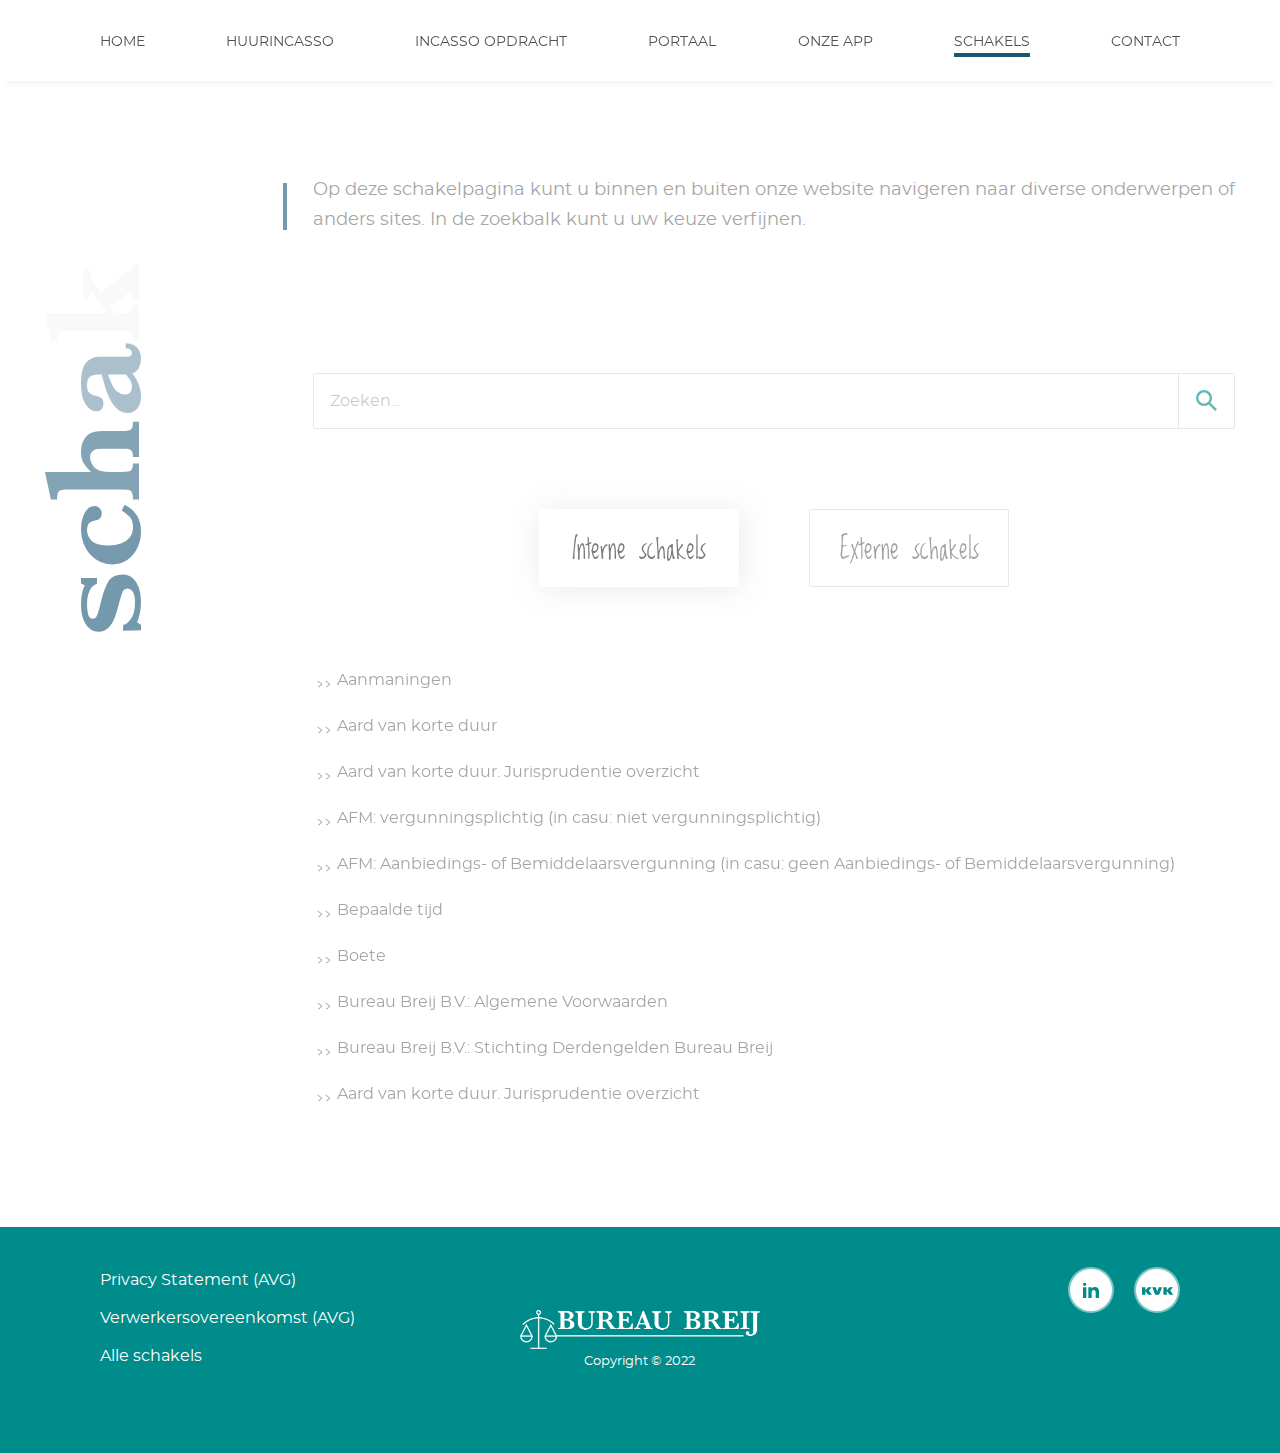
<file: links.html>
<!DOCTYPE html><html lang="nl"><head><meta charset="UTF-8"><meta http-equiv="X-UA-Compatible" content="IE=edge"><meta name="viewport" content="width=device-width,initial-scale=1"><title>Bureau Breij Huurincasso</title><link rel="shortcut icon" href="#"><link rel="stylesheet" href="css/styles.min.css"><script src="js/main.min.js" defer=""></script></head><body><div style="display:none"><svg xmlns="http://www.w3.org/2000/svg" xmlns:xlink="http://www.w3.org/1999/xlink" xmlns:x="http://ns.adobe.com/Extensibility/1.0/" xmlns:i="http://ns.adobe.com/AdobeIllustrator/10.0/" xmlns:graph="http://ns.adobe.com/Graphs/1.0/" xmlns:dc="http://purl.org/dc/elements/1.1/" xmlns:cc="http://creativecommons.org/ns#" xmlns:rdf="http://www.w3.org/1999/02/22-rdf-syntax-ns#" xmlns:svg="http://www.w3.org/2000/svg" xmlns:sodipodi="http://sodipodi.sourceforge.net/DTD/sodipodi-0.dtd" xmlns:inkscape="http://www.inkscape.org/namespaces/inkscape"><symbol id="apple-logo" viewBox="0 0 46.21 56.753"><path fill="#FFF" d="M38.593 30.15c.081 8.59 7.535 11.447 7.617 11.483-.062.202-1.19 4.073-3.927 8.072-2.365 3.457-4.82 6.901-8.688 6.973-3.799.07-5.021-2.253-9.365-2.253s-5.702 2.182-9.298 2.323c-3.733.142-6.576-3.739-8.961-7.184-4.875-7.046-8.598-19.91-3.597-28.593 2.484-4.313 6.925-7.043 11.743-7.114 3.666-.069 7.126 2.466 9.366 2.466 2.241 0 6.444-3.049 10.865-2.601 1.85.077 7.044.747 10.38 5.629-.269.168-6.197 3.62-6.135 10.799m-7.14-21.088c1.982-2.4 3.316-5.739 2.952-9.062-2.857.115-6.312 1.904-8.36 4.302-1.837 2.123-3.445 5.521-3.011 8.778 3.184.246 6.436-1.619 8.419-4.018"></path></symbol><symbol id="email-icon" viewBox="0 0 26 25"><g stroke="none" stroke-width="1" fill="#FFF" fill-rule="evenodd"><g transform="translate(-291.000000, -292.000000)" fill="#FFF" fill-rule="nonzero"><g transform="translate(291.000000, 292.000000)"><path d="M25.0218124,7.78360795 L13.5547002,15.4283494 C13.2188008,15.6522824 12.7811992,15.6522824 12.4452998,15.4283494 L0.978187567,7.78360795 C1.04878055,7.71922369 1.12276567,7.65792574 1.2,7.6 L10,1 C11.7777778,-0.333333333 14.2222222,-0.333333333 16,1 L24.8,7.6 C24.8772343,7.65792574 24.9512195,7.71922369 25.0218124,7.78360795 L25.0218124,7.78360795 Z M25.9671548,9.55708055 C25.9888751,9.70263552 26,9.85062829 26,10 L26,20 C26,22.7614237 23.7614237,25 21,25 L5,25 C2.23857625,25 0,22.7614237 0,20 L0,10 C0,9.85062829 0.0111248694,9.70263552 0.0328451896,9.55708055 L11.3358994,17.09245 C12.3435976,17.7642489 13.6564024,17.7642489 14.6641006,17.09245 L25.9671548,9.55708055 L25.9671548,9.55708055 Z"></path></g></g></g></symbol><symbol id="icon-experience" viewBox="0 0 100 100"><title>&#x2022;SET16-v3</title><path d="M51.834,22.259a5.052,5.052,0,0,0-3.962,1.793,6.286,6.286,0,0,0-1.343,5.017L49.636,45A2.363,2.363,0,0,0,51.9,46.586a2.281,2.281,0,0,0,2.2-1.581l3.046-15.968a6.116,6.116,0,0,0-1.273-4.967A5.113,5.113,0,0,0,51.834,22.259Z"></path><path d="M52.29,54.9a3.328,3.328,0,1,0,3.328,3.328A3.333,3.333,0,0,0,52.29,54.9Z"></path><path d="M80.017,30.369C75.971,11.48,53.751,9.574,42.244,12.514A26.23,26.23,0,0,0,24.417,28.758a15.645,15.645,0,0,0-.86,7.763,15.56,15.56,0,0,1,.448,3.1c-.081,2.4-5.1,8.867-6.155,10.806-.722,1.323-.974,2.439-.353,3.527.705,1.234,3.03,1.606,4.277,2.64a4.348,4.348,0,0,1,1.333,2.5c.668,3.191.253,3.544.253,6.767,0,5.794,6.191,5,8.175,4.6,2.062-.475,6.589-.871,6.589,4.684,0,.715-.044,12.211-.044,12.211H70.856s-1.828-15.4,0-22.3C73.236,55.775,83.985,49.253,80.017,30.369ZM52.29,64.741A6.512,6.512,0,1,1,58.8,58.229,6.519,6.519,0,0,1,52.29,64.741Zm7.994-35.166-.006.039-3.1,16.216A5.44,5.44,0,0,1,51.9,49.77a5.559,5.559,0,0,1-5.344-3.939l-.034-.14L43.392,29.62a9.541,9.541,0,0,1,2.059-7.638,8.526,8.526,0,0,1,12.85.027A9.3,9.3,0,0,1,60.284,29.575Z"></path></symbol><symbol id="icon-github" viewBox="0 0 16 16"><path d="M 7.5 1 C 3.910156 1 1 3.90625 1 7.488281 C 1 10.355469 2.863281 12.789063 5.445313 13.648438 C 5.769531 13.707031 6 13.375 6 13.125 C 6 12.972656 6.003906 12.789063 6 12.25 C 4.191406 12.640625 3.625 11.375 3.625 11.375 C 3.328125 10.625 2.96875 10.410156 2.96875 10.410156 C 2.378906 10.007813 3.011719 10.019531 3.011719 10.019531 C 3.664063 10.0625 4 10.625 4 10.625 C 4.5 11.5 5.628906 11.414063 6 11.25 C 6 10.851563 6.042969 10.5625 6.152344 10.378906 C 4.109375 10.019531 2.996094 8.839844 3 7.207031 C 3.003906 6.242188 3.335938 5.492188 3.875 4.9375 C 3.640625 4.640625 3.480469 3.625 3.960938 3 C 5.167969 3 5.886719 3.871094 5.886719 3.871094 C 5.886719 3.871094 6.453125 3.625 7.496094 3.625 C 8.542969 3.625 9.105469 3.859375 9.105469 3.859375 C 9.105469 3.859375 9.828125 3 11.035156 3 C 11.515625 3.625 11.355469 4.640625 11.167969 4.917969 C 11.683594 5.460938 12 6.210938 12 7.207031 C 12 8.839844 10.890625 10.019531 8.851563 10.375 C 8.980469 10.570313 9 10.84375 9 11.25 C 9 12.117188 9 12.910156 9 13.125 C 9 13.375 9.226563 13.710938 9.558594 13.648438 C 12.140625 12.785156 14 10.355469 14 7.488281 C 14 3.90625 11.089844 1 7.5 1 Z"></path></symbol><symbol id="icon-insta" viewBox="-100.7682 -167.947 873.3244 1007.682"><g><path d="M335.895 0c-91.224 0-102.663.387-138.49 2.021-35.752 1.631-60.169 7.31-81.535 15.612-22.088 8.584-40.82 20.07-59.493 38.743-18.674 18.673-30.16 37.407-38.743 59.495C9.33 137.236 3.653 161.653 2.02 197.405.386 233.232 0 244.671 0 335.895c0 91.222.386 102.661 2.02 138.488 1.633 35.752 7.31 60.169 15.614 81.534 8.584 22.088 20.07 40.82 38.743 59.495 18.674 18.673 37.405 30.159 59.493 38.743 21.366 8.302 45.783 13.98 81.535 15.612 35.827 1.634 47.266 2.021 138.49 2.021 91.222 0 102.661-.387 138.488-2.021 35.752-1.631 60.169-7.31 81.534-15.612 22.088-8.584 40.82-20.07 59.495-38.743 18.673-18.675 30.159-37.407 38.743-59.495 8.302-21.365 13.981-45.782 15.612-81.534 1.634-35.827 2.021-47.266 2.021-138.488 0-91.224-.387-102.663-2.021-138.49-1.631-35.752-7.31-60.169-15.612-81.534-8.584-22.088-20.07-40.822-38.743-59.495-18.675-18.673-37.407-30.159-59.495-38.743-21.365-8.302-45.782-13.981-81.534-15.612C438.556.387 427.117 0 335.895 0zm0 60.521c89.686 0 100.31.343 135.729 1.959 32.75 1.493 50.535 6.965 62.37 11.565 15.68 6.094 26.869 13.372 38.622 25.126 11.755 11.754 19.033 22.944 25.127 38.622 4.6 11.836 10.072 29.622 11.565 62.371 1.616 35.419 1.959 46.043 1.959 135.73 0 89.687-.343 100.311-1.959 135.73-1.493 32.75-6.965 50.535-11.565 62.37-6.094 15.68-13.372 26.869-25.127 38.622-11.753 11.755-22.943 19.033-38.621 25.127-11.836 4.6-29.622 10.072-62.371 11.565-35.413 1.616-46.036 1.959-135.73 1.959-89.694 0-100.315-.343-135.73-1.96-32.75-1.492-50.535-6.964-62.37-11.564-15.68-6.094-26.869-13.372-38.622-25.127-11.754-11.753-19.033-22.943-25.127-38.621-4.6-11.836-10.071-29.622-11.565-62.371-1.616-35.419-1.959-46.043-1.959-135.73 0-89.687.343-100.311 1.959-135.73 1.494-32.75 6.965-50.535 11.565-62.37 6.094-15.68 13.373-26.869 25.126-38.622 11.754-11.755 22.944-19.033 38.622-25.127 11.836-4.6 29.622-10.072 62.371-11.565 35.419-1.616 46.043-1.959 135.73-1.959"></path><path d="M335.895 447.859c-61.838 0-111.966-50.128-111.966-111.964 0-61.838 50.128-111.966 111.966-111.966 61.836 0 111.964 50.128 111.964 111.966 0 61.836-50.128 111.964-111.964 111.964zm0-284.451c-95.263 0-172.487 77.224-172.487 172.487 0 95.261 77.224 172.485 172.487 172.485 95.261 0 172.485-77.224 172.485-172.485 0-95.263-77.224-172.487-172.485-172.487m219.608-6.815c0 22.262-18.047 40.307-40.308 40.307-22.26 0-40.307-18.045-40.307-40.307 0-22.261 18.047-40.308 40.307-40.308 22.261 0 40.308 18.047 40.308 40.308"></path></g></symbol><symbol id="icon-kvk" viewBox="0 0 34 8"><g id="icons" stroke="none" stroke-width="1"><path d="M27.0446658,4.90575275 C26.9674813,4.79314565 26.9123495,4.72949816 26.8461913,4.69522644 C26.6973354,4.61689106 26.4878344,4.66585067 26.3941103,4.80783354 C26.3389785,4.90085679 26.3389785,5.10159119 26.3389785,5.17013464 L26.3389785,8 L22.7388704,8 L22.7388704,0 L26.3389785,0 L26.3389785,3.37331701 L29.0845433,1.39151576e-15 L33.0485215,1.39151576e-15 L29.9445998,3.52019584 L33.3076411,8 L29.2003202,8 L27.0446658,4.90575275 Z M14.0712093,8 L18.127243,8 L21.4578072,0.00489596083 L17.8249641,0.00489596083 L16.2586096,4.46022032 L16.2311297,4.46022032 L14.6757672,0 L10.8890365,0 L14.0712093,8 Z M6.46144982,8 L10.5687707,8 L7.20572945,3.52019584 L10.3096512,0 L6.34567299,0 L3.60010813,3.37331701 L3.60010813,0 L0,0 L0,7.99510404 L3.60010813,7.99510404 L3.60010813,5.16523868 C3.60010813,5.09669523 3.60010813,4.89106487 3.65523996,4.80293758 C3.74896406,4.66095471 3.95846499,4.6119951 4.10732092,4.69033048 C4.17347911,4.7246022 4.22861093,4.78824969 4.30579548,4.90085679 L6.46144982,8 Z" id="icon-kvk" fill-rule="nonzero"></path></g></symbol><symbol id="icon-linkedin" viewBox="0 0 24 24"><path d="M4.98 3.5c0 1.381-1.11 2.5-2.48 2.5s-2.48-1.119-2.48-2.5c0-1.38 1.11-2.5 2.48-2.5s2.48 1.12 2.48 2.5zm.02 4.5h-5v16h5v-16zm7.982 0h-4.968v16h4.969v-8.399c0-4.67 6.029-5.052 6.029 0v8.399h4.988v-10.131c0-7.88-8.922-7.593-11.018-3.714v-2.155z"></path></symbol><symbol id="icon-mail" viewBox="0 0 16 16"><path d="M8 10c-.266 0-.5-.094-1-.336L0 6v7c0 .55.45 1 1 1h14c.55 0 1-.45 1-1V6L9 9.664c-.5.242-.734.336-1 .336zm7-8H1c-.55 0-1 .45-1 1v.758l8 4.205 8-4.205V3c0-.55-.45-1-1-1z"></path></symbol><symbol id="icon-objective" viewBox="0 0 100 100"><g><g i:extraneous="self"><g><path d="M32.8,27.5h33.9c1.2,0,2.2-1,2.2-2.2v-9.6c0-1.2-1-2.2-2.2-2.2H61l0-0.2c-0.3-6-5.2-10.7-11.2-10.7     c-6,0-10.9,4.7-11.2,10.7l0,0.2h-5.8c-1.2,0-2.2,1-2.2,2.2v9.6C30.6,26.5,31.6,27.5,32.8,27.5z M49.8,9.2c2.5,0,4.5,2,4.5,4.5     c0,2.5-2,4.5-4.5,4.5c-2.5,0-4.5-2-4.5-4.5C45.3,11.3,47.3,9.2,49.8,9.2z"></path><path d="M81.4,20h-7.3v5.2c0,4-3.3,7.3-7.3,7.3H32.9c-4,0-7.3-3.3-7.3-7.3V20h-6.9c-2.8,0-5.1,2.3-5.1,5.1v67.3     c0,2.8,2.3,5.1,5.1,5.1h62.8c2.8,0,5.1-2.3,5.1-5.1V25.1C86.5,22.3,84.2,20,81.4,20z M71.2,81.6c0,1-0.8,1.7-1.7,1.7H30.6     c-1,0-1.7-0.8-1.7-1.7v-2.9c0-1,0.8-1.7,1.7-1.7h38.8c1,0,1.7,0.8,1.7,1.7V81.6z M71.2,65.5c0,1-0.8,1.7-1.7,1.7H30.6     c-1,0-1.7-0.8-1.7-1.7v-2.9c0-1,0.8-1.7,1.7-1.7h38.8c1,0,1.7,0.8,1.7,1.7V65.5z M71.2,49.4c0,1-0.8,1.7-1.7,1.7H30.6     c-1,0-1.7-0.8-1.7-1.7v-2.9c0-1,0.8-1.7,1.7-1.7h38.8c1,0,1.7,0.8,1.7,1.7V49.4z"></path></g></g></g></symbol><symbol id="icon-phone" viewBox="0 0 18 18"><path fill="#010101" d="M3.6 7.8c1.4 2.8 3.8 5.1 6.6 6.6l2.2-2.2c.3-.3.699-.4 1-.2 1.1.4 2.3.6 3.6.6.6 0 1 .4 1 1V17c0 .6-.4 1-1 1C7.6 18 0 10.4 0 1c0-.6.4-1 1-1h3.5c.6 0 1 .4 1 1 0 1.2.2 2.4.6 3.6.1.3 0 .7-.2 1L3.6 7.8z"></path></symbol><symbol id="icon-result" viewBox="0 0 32 32"><g transform="translate(0,-1020.3622)"><path d="m 13.991358,1026.3948 c -6.6264057,0 -11.9913517,5.36 -11.9913616,11.9827 9.9e-6,6.6227 5.3649559,11.9847 11.9913616,11.9847 6.626406,0 11.991352,-5.362 11.991362,-11.9847 -10e-6,-2.9506 -1.06987,-5.6467 -2.836881,-7.7337 l -1.77743,1.7765 c 1.319279,1.6293 2.113008,3.7014 2.113018,5.9572 2e-5,5.2324 -4.254747,9.4848 -9.490069,9.4848 -5.2353214,0 -9.4900891,-4.2524 -9.4900691,-9.4848 2e-5,-5.2324 4.2547777,-9.4848 9.4900691,-9.4848 2.257478,0 4.330229,0.7948 5.960563,2.1138 l 1.77743,-1.7784 c -2.088545,-1.7654 -4.785812,-2.8333 -7.737993,-2.8333 z"></path><path d="m 13.991358,1029.895 c -4.6954164,0 -8.4871885,3.7897 -8.4872085,8.4825 -2e-5,4.6929 3.7917622,8.4825 8.4872085,8.4825 4.695447,0 8.487229,-3.7896 8.487209,-8.4825 0,-1.9845 -0.682626,-3.8042 -1.820355,-5.2474 l -2.142288,2.1411 c 0.609941,0.8844 0.969685,1.9538 0.969685,3.1063 -2e-5,3.0268 -2.46579,5.4912 -5.494251,5.4912 -3.028461,0 -5.4942305,-2.4644 -5.4942504,-5.4912 -10e-6,-3.0268 2.4657694,-5.4912 5.4942504,-5.4912 1.153153,0 2.223154,0.3596 3.108078,0.9692 l 2.142288,-2.1392 c -1.444139,-1.1375 -3.264364,-1.8213 -5.250366,-1.8213 z"></path><path d="m 13.991358,1033.8828 c -2.488606,0 -4.4992017,2.0075 -4.4992017,4.4947 2e-5,2.4872 2.0106157,4.4967 4.4992017,4.4967 2.488586,0 4.499182,-2.0095 4.499202,-4.4967 0,-0.8796 -0.261366,-1.6928 -0.696541,-2.3848 l -1.597938,1.597 a 1.001151,1.000593 0 0 1 -0.02537,0.023 c 0.003,0 0.008,0 0.01169,0.01 0.395297,0.3961 0.412978,1.0215 0.03906,1.3962 -0.166386,0.166 -0.391631,0.2558 -0.632149,0.2671 -0.852798,0.042 -2.575435,0.08 -2.575435,0.08 0,0 0.06533,-1.6469 0.08002,-2.4668 0.004,-0.2818 0.06973,-0.5544 0.263395,-0.7488 0.186974,-0.1873 0.436653,-0.278 0.688739,-0.271 0.252076,0.01 0.50664,0.112 0.704343,0.31 l 0.002,0 c 0.003,0 0.003,0.01 0.006,0.01 a 1.001151,1.000593 0 0 1 0.02148,-0.023 l 1.597938,-1.5951 c -0.692755,-0.4346 -1.506034,-0.6962 -2.386173,-0.6962 z"></path><path d="m 27.50261,1022.3622 -2.497387,2.496 0,1.8037 -10.161237,10.14 c -0.03027,-0.051 -0.05714,-0.1038 -0.101464,-0.1482 -0.26731,-0.2679 -0.689448,-0.2805 -0.942374,-0.027 -0.131013,0.1313 -0.176855,0.3162 -0.179492,0.507 -0.01129,0.5545 -0.05464,1.6692 -0.05464,1.6692 0,0 1.165521,-0.027 1.742317,-0.055 0.16273,-0.01 0.316649,-0.07 0.429241,-0.1814 0.252586,-0.2536 0.239989,-0.6759 -0.02727,-0.9438 -0.04885,-0.049 -0.106728,-0.079 -0.163888,-0.1111 l 10.182664,-10.1575 1.773535,0 2.497386,-2.496 -2.497386,0 z"></path></g></symbol><symbol id="icon-search" viewBox="0 0 17 17"><image width="17" height="17" overflow="visible"></image><path d="M16.958 15.527L11.75 10.32A6.455 6.455 0 0 0 13 6.5 6.5 6.5 0 1 0 6.5 13a6.465 6.465 0 0 0 3.839-1.263l5.205 5.204 1.414-1.414zM6.5 11C4.019 11 2 8.981 2 6.5S4.019 2 6.5 2 11 4.019 11 6.5 8.981 11 6.5 11z"></path></symbol></svg></div><header class="page-header"><button class="page-header__toggle" type="button">Открыть меню</button><div class="menu"><nav class="menu__main-nav"><ul class="menu__main-nav-list"><li class="menu__main-nav-item"><a class="menu__main-nav-link" href="index.html">Home</a></li><li class="menu__main-nav-item"><a class="menu__main-nav-link" href="rent-collection.html">Huurincasso</a></li><li class="menu__main-nav-item"><a class="menu__main-nav-link" href="https://portal.breij.nl/portal/opdracht" target="_blank">Incasso opdracht</a></li><li class="menu__main-nav-item"><a class="menu__main-nav-link" href="https://portal.breij.nl/login" target="_blank">Portaal</a></li><li class="menu__main-nav-item"><a class="menu__main-nav-link" href="mobile-app.html">Onze App</a></li><li class="menu__main-nav-item"><a class="menu__main-nav-link menu__main-nav-link--active">Schakels</a></li><li class="menu__main-nav-item"><a class="menu__main-nav-link" href="contact.html">Contact</a></li></ul></nav></div></header><main class="links-page content-wrapper"><section class="links-page__top links-page__top--mobile section-onload"><h1 class="links-page__title title title--vertical title--animated">schakels</h1><p class="links-page__main-text description-text">Op deze schakelpagina kunt u binnen en buiten onze website navigeren naar diverse onderwerpen of anders sites. In de zoekbalk kunt u uw keuze verfijnen.</p></section><section class="links-page__search search section-onload"><h2 class="search__title visually-hidden">Zoekfunctionaliteit</h2><form class="search__form" action="#" method="#"><input class="search__input" type="search" aria-label="Zoek een onderwerp" placeholder="Zoeken..."><div class="search__icon"><svg class="search__icon-image" width="21" height="21" aria-hidden="true" focusable="false"><use xlink:href="#icon-search"></use></svg></div></form><div class="search__tabs"><button class="search__tab search__tab--inner tab-button tab-button--active" type="button" data-tab-name="tab-4">Interne schakels</button> <button class="search__tab search__tab--outer tab-button" type="button" data-tab-name="tab-5">Externe schakels</button></div><div class="search__list-container"><ul class="search__list search__list--active tab-4"><li class="search__item"><a href="#" class="search__link link link--search" target="_blank">Aanmaningen</a></li><li class="search__item"><a href="#" class="search__link link link--search" target="_blank">Aard van korte duur</a></li><li class="search__item"><a href="#" class="search__link link link--search" target="_blank">Aard van korte duur. Jurisprudentie overzicht</a></li><li class="search__item"><a href="#" class="search__link link link--search" target="_blank">AFM: vergunningsplichtig (in casu: niet vergunningsplichtig)</a></li><li class="search__item"><a href="#" class="search__link link link--search" target="_blank">AFM: Aanbiedings- of Bemiddelaarsvergunning (in casu: geen Aanbiedings- of Bemiddelaarsvergunning)</a></li><li class="search__item"><a href="#" class="search__link link link--search" target="_blank">Bepaalde tijd</a></li><li class="search__item"><a href="#" class="search__link link link--search" target="_blank">Boete</a></li><li class="search__item"><a href="#" class="search__link link link--search" target="_blank">Bureau Breij B.V.: Algemene Voorwaarden</a></li><li class="search__item"><a href="#" class="search__link link link--search" target="_blank">Bureau Breij B.V.: Stichting Derdengelden Bureau Breij</a></li><li class="search__item"><a href="#" class="search__link link link--search" target="_blank">Aard van korte duur. Jurisprudentie overzicht</a></li></ul><ul class="search__list tab-5"><li class="search__item"><a href="https://www.surquin-verheyden.nl/advocaten/?file=home" class="search__link link link--search" target="_blank">Advocaat. Samenwerking met: mr O. Surquin</a></li><li class="search__item"><a href="https://autoriteitpersoonsgegevens.nl" class="search__link link link--search" target="_blank">AVG. Autoriteit Persoonsgegevens</a></li><li class="search__item"><a href="https://appadvice.com/app/bureau-breij-huurincasso/1271789334" class="search__link link link--search" target="_blank">Bureau Breij B.V. AppAdvice</a></li><li class="search__item"><a href="http://haertel.nl/ios-development" class="search__link link link--search" target="_blank">Bureau Breij B.V. App-ontwikkelaar: Rob Haertel</a></li><li class="search__item"><a href="https://www.kvk.nl/orderstraat/bedrijf-kiezen/?q=Bureau+Breij+B.V.#!shop?&q=Bureau%20Breij%20B.V.&start=0&prefproduct=&prefpayment=" class="search__link link link--search" target="_blank">Bureau Breij B.V. Inschrijving bij de Kamer van Koophandel</a></li><li class="search__item"><a href="https://portal.breij.nl/portal/opdracht" class="search__link link link--search" target="_blank">Bureau Breij B.V. Online incasso-opdracht</a></li><li class="search__item"><a href="https://portal.breij.nl/login" class="search__link link link--search" target="_blank">Bureau Breij B.V. Portaal voor klanten met wachtwoord</a></li><li class="search__item"><a href="https://www.kvk.nl/orderstraat/bedrijf-kiezen/?q=Stichting+Derdengelden+Bureau+Breij#!shop?&q=Stichting%20Derdengelden%20Bureau%20Breij&start=0&prefproduct=&prefpayment=" class="search__link link link--search" target="_blank">Bureau Breij B.V. Stichtging Derdengelden Bureau Breij. Inschrijving bij de Kamer van Koophandel</a></li><li class="search__item"><a href="https://www.rijksoverheid.nl/onderwerpen/huurwoning-zoeken/vraag-en-antwoord/wat-is-het-verschil-tussen-een-sociale-huurwoning-en-een-huurwoning-in-de-vrije-sector" class="search__link link link--search" target="_blank">Huurliberalisatiegrens</a></li><li class="search__item"><a href="https://www.cbs.nl/nl-nl/onze-diensten/bereken-huurverhoging-vrije-sector-huurwoning-of-bedrijfspand" class="search__link link link--search" target="_blank">Indexering</a></li><li class="search__item"><a href="https://insolventies.rechtspraak.nl/#!/zoeken/index" class="search__link link link--search" target="_blank">Insolventie</a></li><li class="search__item"><a href="https://www.kbvg.nl" class="search__link link link--search" target="_blank">KBvG (Koninklijke Beroepsorganisatie van Gerechtsdeurwaarders)</a></li><li class="search__item"><a href="https://www.rijksoverheid.nl/onderwerpen/woning-verhuren/woning-verhuren-wat-moet-ik-regelen" class="search__link link link--search" target="_blank">Leegstandswet, vergunning aanvragen</a></li><li class="search__item"><a href="https://www.linkedin.com/pulse/coronamaatregelennoodverordening-covid-19-waardoor-het-ram-breij/?trackingId=JUP0bVoDS9eTVRPuBX4R3Q%3D%3D/" class="search__link link link--search" target="_blank">LinkedIn artikel: De Noodverordening COVID-19. Gedwongen sluiting. Geen gebrek aan het gehuurde.</a></li><li class="search__item"><a href="https://www.linkedin.com/pulse/coronacrisis-de-noodverordening-covid-19-gebrek-aan-het-ram-breij/" class="search__link link link--search" target="_blank">LinkedIn artikel: De Noodverordening COVID-19. Coronacrisis. Gebrek aan het gehuurde? Onvoorziene omstandigheden?</a></li><li class="search__item"><a href="https://www.linkedin.com/pulse/tijdens-de-coronacrisis-geen-gedwongen-ontruimingen-ram-breij/?trackingId=mLOsRYOUQR%2BZXe1PkIb7JA%3D%3D/" class="search__link link link--search" target="_blank">LinkedIn artikel: tijdens de Coronacrisis geen ontruimingen in woonruimtezaken.</a></li><li class="search__item"><a href="https://www.linkedin.com/pulse/huurbetaling-en-de-coronacriris-ram-breij/" class="search__link link link--search" target="_blank">LinkedIn artikel: Corona en huurbetaling</a></li><li class="search__item"><a href="https://www.linkedin.com/pulse/overeenkomst-van-stalling-een-parkeergarage-geen-toch-ram-breij/" class="search__link link link--search" target="_blank">LinkedIn artikel: huur- of stallingsovereenkomt.</a></li><li class="search__item"><a href="https://www.linkedin.com/pulse/de-ontvangsttheorie-ram-breij/" class="search__link link link--search" target="_blank">LinkedIn artikel: de ontvangsttheorie.</a></li><li class="search__item"><a href="https://www.linkedin.com/pulse/recht-op-geldelijk-gewin-de-zin-van-eerste-protocol-bij-ram-breij/" class="search__link link link--search" target="_blank">LinkedIn artikel: geldelijk gewin.</a></li><li class="search__item"><a href="https://www.linkedin.com/pulse/btw-verschuldigd-over-een-afkoopsom-bij-verhuur-cog-ram-breij/" class="search__link link link--search" target="_blank">LinkedIn artikel: btw over afkoopsom van huur?</a></li><li class="search__item"><a href="https://www.nvra.nl" class="search__link link link--search" target="_blank">NVRA (Nederlandse Vereniging van Rechtskundige Adviseurs)</a></li><li class="search__item"><a href="https://www.rechtspraak.nl/Organisatie-en-contact/Rechtspraak-in-Nederland/Rechters/Paginas/Kantonrechter.aspx" class="search__link link link--search" target="_blank">Rechtspraak. Kantonrechter</a></li><li class="search__item"><a href="https://www.rechtspraak.nl/voor-advocaten-en-juristen/digitalisering-rechtspraak" class="search__link link link--search" target="_blank">Rechtspraak. KEI</a></li><li class="search__item"><a href="https://www.rechtspraak.nl/Organisatie-en-contact/Organisatie/Rechtbanken" class="search__link link link--search" target="_blank">Rechtspraak. Rechtbanken</a></li><li class="search__item"><a href="https://www.rijksoverheid.nl/onderwerpen/schulden/vraag-en-antwoord/hoogte-wettelijke-rente" class="search__link link link--search" target="_blank">Wettelijke rente</a></li><li class="search__item"><a href="https://www.platform31.nl/nieuws/modelcontracten-voor-tijdelijke-verhuur" class="search__link link link--search" target="_blank">Woonruimtecontracten</a></li></ul></div></section></main><footer class="page-footer"><ul class="page-footer__links-list"><li class="page-footer__links-item"><a class="page-footer__link" href="#">Privacy Statement (AVG)</a></li><li class="page-footer__links-item"><a class="page-footer__link" href="#" target="_blank">Verwerkersovereenkomst (AVG)</a></li><li class="page-footer__links-item"><a class="page-footer__link" href="links.html">Alle schakels</a></li></ul><ul class="page-footer__social-list social-list"><li class="social-list__item social-list__item--linkedin"><a class="social-list__link social-list__link--linkedin" href="#" target="_blank" aria-label="Bureau Breij LinkedIn"><svg class="social-list__image social-list__image--linkedin" width="20" height="20" aria-hidden="true" focusable="false"><use xlink:href="#icon-linkedin"></use></svg></a></li><li class="social-list__item social-list__item--kvk"><a class="social-list__link" href="#" target="_blank" aria-label="Bureau Breij KVK"><svg class="social-list__image social-list__image--kvk" width="32" height="16" aria-hidden="true" focusable="false"><use xlink:href="#icon-kvk"></use></svg></a></li></ul><div class="page-footer__logo"><a class="page-footer__logo-link" href="index.html"><picture><source type="image/webp" srcset="img/content-img/logo-footer-mobile@1x.webp, img/content-img/logo-footer-mobile@2x.webp 2x"><img class="page-footer__logo-image" src="img/content-img/logo-footer-mobile@1x.png" srcset="img/content-img/logo-footer-mobile@2x.png 2x" alt="Bureau Breij logo" width="90" height="61"></picture></a><p class="page-footer__copyright">Copyright &#169; 2022</p></div></footer><!-- <script src="js/picturefill.js"></script> --></body></html>
</file>
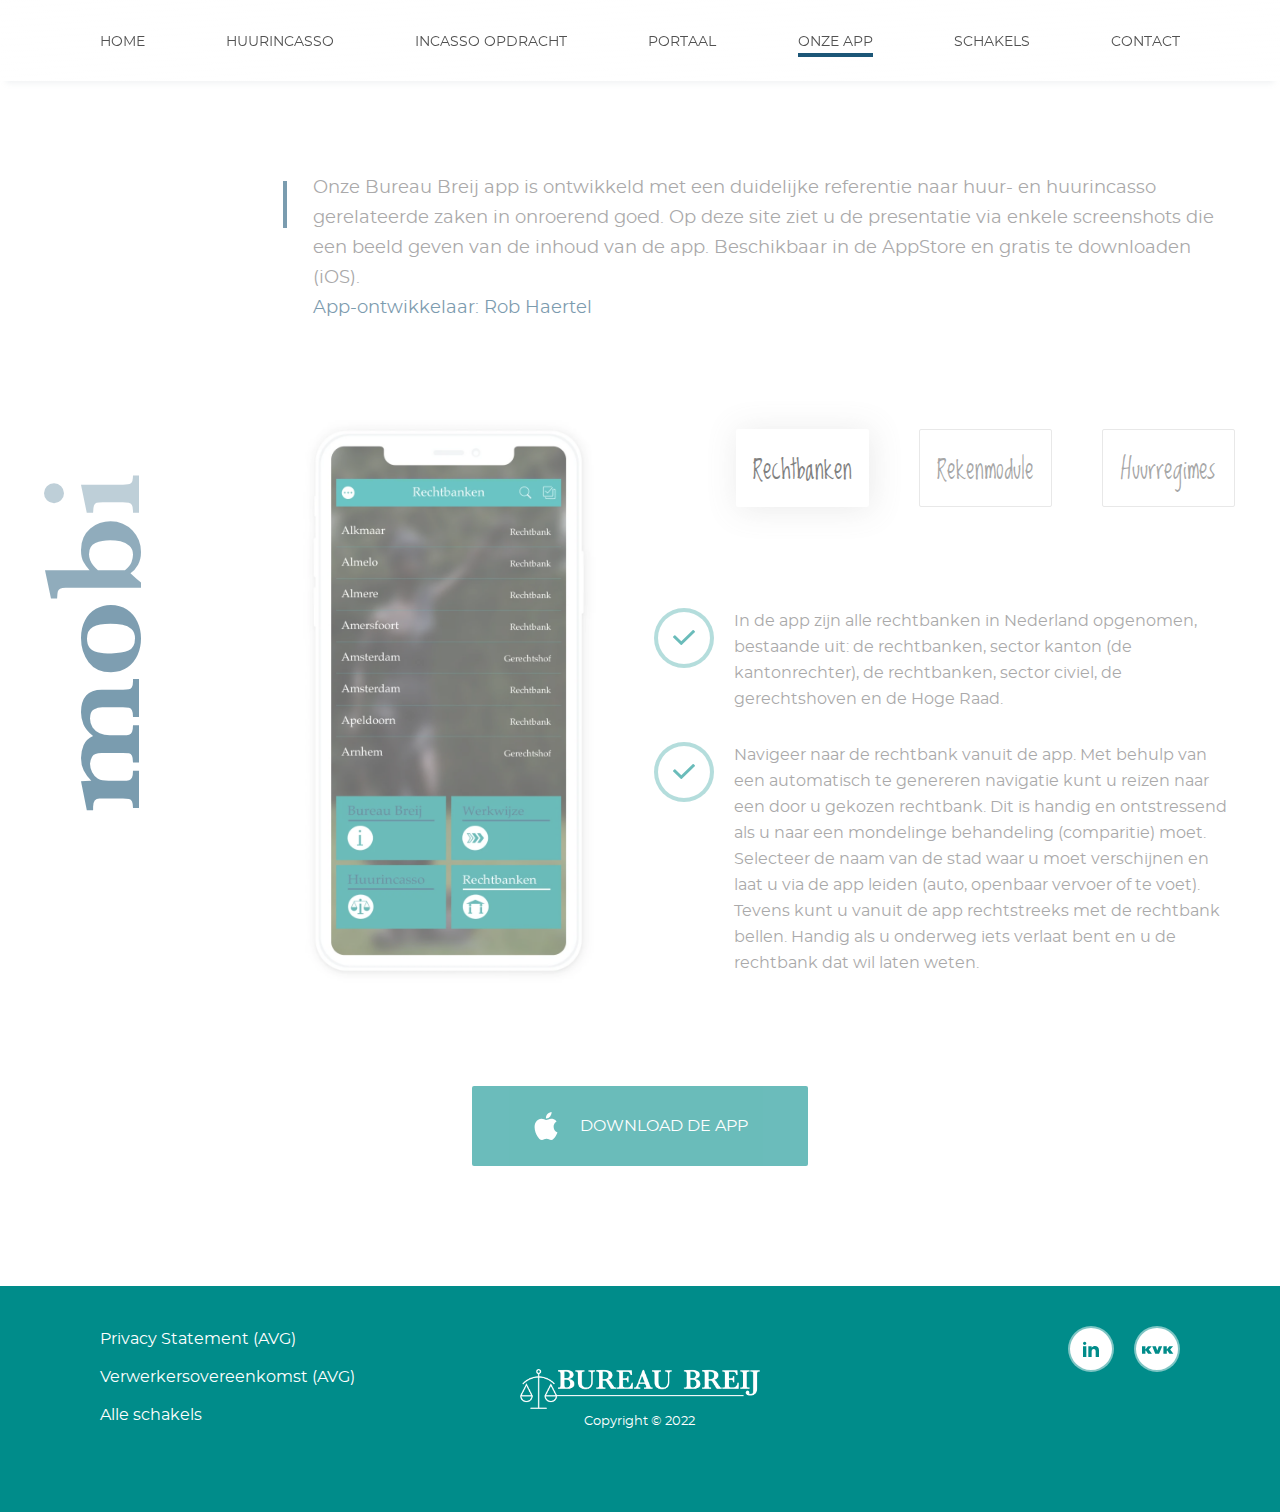
<file: mobile-app.html>
<!DOCTYPE html><html lang="nl"><head><meta charset="UTF-8"><meta http-equiv="X-UA-Compatible" content="IE=edge"><meta name="viewport" content="width=device-width,initial-scale=1"><title>Bureau Breij Huurincasso</title><link rel="shortcut icon" href="#"><link rel="stylesheet" href="css/styles.min.css"><script src="js/main.min.js" defer=""></script></head><body><div style="display:none"><svg xmlns="http://www.w3.org/2000/svg" xmlns:xlink="http://www.w3.org/1999/xlink" xmlns:x="http://ns.adobe.com/Extensibility/1.0/" xmlns:i="http://ns.adobe.com/AdobeIllustrator/10.0/" xmlns:graph="http://ns.adobe.com/Graphs/1.0/" xmlns:dc="http://purl.org/dc/elements/1.1/" xmlns:cc="http://creativecommons.org/ns#" xmlns:rdf="http://www.w3.org/1999/02/22-rdf-syntax-ns#" xmlns:svg="http://www.w3.org/2000/svg" xmlns:sodipodi="http://sodipodi.sourceforge.net/DTD/sodipodi-0.dtd" xmlns:inkscape="http://www.inkscape.org/namespaces/inkscape"><symbol id="apple-logo" viewBox="0 0 46.21 56.753"><path fill="#FFF" d="M38.593 30.15c.081 8.59 7.535 11.447 7.617 11.483-.062.202-1.19 4.073-3.927 8.072-2.365 3.457-4.82 6.901-8.688 6.973-3.799.07-5.021-2.253-9.365-2.253s-5.702 2.182-9.298 2.323c-3.733.142-6.576-3.739-8.961-7.184-4.875-7.046-8.598-19.91-3.597-28.593 2.484-4.313 6.925-7.043 11.743-7.114 3.666-.069 7.126 2.466 9.366 2.466 2.241 0 6.444-3.049 10.865-2.601 1.85.077 7.044.747 10.38 5.629-.269.168-6.197 3.62-6.135 10.799m-7.14-21.088c1.982-2.4 3.316-5.739 2.952-9.062-2.857.115-6.312 1.904-8.36 4.302-1.837 2.123-3.445 5.521-3.011 8.778 3.184.246 6.436-1.619 8.419-4.018"></path></symbol><symbol id="email-icon" viewBox="0 0 26 25"><g stroke="none" stroke-width="1" fill="#FFF" fill-rule="evenodd"><g transform="translate(-291.000000, -292.000000)" fill="#FFF" fill-rule="nonzero"><g transform="translate(291.000000, 292.000000)"><path d="M25.0218124,7.78360795 L13.5547002,15.4283494 C13.2188008,15.6522824 12.7811992,15.6522824 12.4452998,15.4283494 L0.978187567,7.78360795 C1.04878055,7.71922369 1.12276567,7.65792574 1.2,7.6 L10,1 C11.7777778,-0.333333333 14.2222222,-0.333333333 16,1 L24.8,7.6 C24.8772343,7.65792574 24.9512195,7.71922369 25.0218124,7.78360795 L25.0218124,7.78360795 Z M25.9671548,9.55708055 C25.9888751,9.70263552 26,9.85062829 26,10 L26,20 C26,22.7614237 23.7614237,25 21,25 L5,25 C2.23857625,25 0,22.7614237 0,20 L0,10 C0,9.85062829 0.0111248694,9.70263552 0.0328451896,9.55708055 L11.3358994,17.09245 C12.3435976,17.7642489 13.6564024,17.7642489 14.6641006,17.09245 L25.9671548,9.55708055 L25.9671548,9.55708055 Z"></path></g></g></g></symbol><symbol id="icon-experience" viewBox="0 0 100 100"><title>&#x2022;SET16-v3</title><path d="M51.834,22.259a5.052,5.052,0,0,0-3.962,1.793,6.286,6.286,0,0,0-1.343,5.017L49.636,45A2.363,2.363,0,0,0,51.9,46.586a2.281,2.281,0,0,0,2.2-1.581l3.046-15.968a6.116,6.116,0,0,0-1.273-4.967A5.113,5.113,0,0,0,51.834,22.259Z"></path><path d="M52.29,54.9a3.328,3.328,0,1,0,3.328,3.328A3.333,3.333,0,0,0,52.29,54.9Z"></path><path d="M80.017,30.369C75.971,11.48,53.751,9.574,42.244,12.514A26.23,26.23,0,0,0,24.417,28.758a15.645,15.645,0,0,0-.86,7.763,15.56,15.56,0,0,1,.448,3.1c-.081,2.4-5.1,8.867-6.155,10.806-.722,1.323-.974,2.439-.353,3.527.705,1.234,3.03,1.606,4.277,2.64a4.348,4.348,0,0,1,1.333,2.5c.668,3.191.253,3.544.253,6.767,0,5.794,6.191,5,8.175,4.6,2.062-.475,6.589-.871,6.589,4.684,0,.715-.044,12.211-.044,12.211H70.856s-1.828-15.4,0-22.3C73.236,55.775,83.985,49.253,80.017,30.369ZM52.29,64.741A6.512,6.512,0,1,1,58.8,58.229,6.519,6.519,0,0,1,52.29,64.741Zm7.994-35.166-.006.039-3.1,16.216A5.44,5.44,0,0,1,51.9,49.77a5.559,5.559,0,0,1-5.344-3.939l-.034-.14L43.392,29.62a9.541,9.541,0,0,1,2.059-7.638,8.526,8.526,0,0,1,12.85.027A9.3,9.3,0,0,1,60.284,29.575Z"></path></symbol><symbol id="icon-github" viewBox="0 0 16 16"><path d="M 7.5 1 C 3.910156 1 1 3.90625 1 7.488281 C 1 10.355469 2.863281 12.789063 5.445313 13.648438 C 5.769531 13.707031 6 13.375 6 13.125 C 6 12.972656 6.003906 12.789063 6 12.25 C 4.191406 12.640625 3.625 11.375 3.625 11.375 C 3.328125 10.625 2.96875 10.410156 2.96875 10.410156 C 2.378906 10.007813 3.011719 10.019531 3.011719 10.019531 C 3.664063 10.0625 4 10.625 4 10.625 C 4.5 11.5 5.628906 11.414063 6 11.25 C 6 10.851563 6.042969 10.5625 6.152344 10.378906 C 4.109375 10.019531 2.996094 8.839844 3 7.207031 C 3.003906 6.242188 3.335938 5.492188 3.875 4.9375 C 3.640625 4.640625 3.480469 3.625 3.960938 3 C 5.167969 3 5.886719 3.871094 5.886719 3.871094 C 5.886719 3.871094 6.453125 3.625 7.496094 3.625 C 8.542969 3.625 9.105469 3.859375 9.105469 3.859375 C 9.105469 3.859375 9.828125 3 11.035156 3 C 11.515625 3.625 11.355469 4.640625 11.167969 4.917969 C 11.683594 5.460938 12 6.210938 12 7.207031 C 12 8.839844 10.890625 10.019531 8.851563 10.375 C 8.980469 10.570313 9 10.84375 9 11.25 C 9 12.117188 9 12.910156 9 13.125 C 9 13.375 9.226563 13.710938 9.558594 13.648438 C 12.140625 12.785156 14 10.355469 14 7.488281 C 14 3.90625 11.089844 1 7.5 1 Z"></path></symbol><symbol id="icon-insta" viewBox="-100.7682 -167.947 873.3244 1007.682"><g><path d="M335.895 0c-91.224 0-102.663.387-138.49 2.021-35.752 1.631-60.169 7.31-81.535 15.612-22.088 8.584-40.82 20.07-59.493 38.743-18.674 18.673-30.16 37.407-38.743 59.495C9.33 137.236 3.653 161.653 2.02 197.405.386 233.232 0 244.671 0 335.895c0 91.222.386 102.661 2.02 138.488 1.633 35.752 7.31 60.169 15.614 81.534 8.584 22.088 20.07 40.82 38.743 59.495 18.674 18.673 37.405 30.159 59.493 38.743 21.366 8.302 45.783 13.98 81.535 15.612 35.827 1.634 47.266 2.021 138.49 2.021 91.222 0 102.661-.387 138.488-2.021 35.752-1.631 60.169-7.31 81.534-15.612 22.088-8.584 40.82-20.07 59.495-38.743 18.673-18.675 30.159-37.407 38.743-59.495 8.302-21.365 13.981-45.782 15.612-81.534 1.634-35.827 2.021-47.266 2.021-138.488 0-91.224-.387-102.663-2.021-138.49-1.631-35.752-7.31-60.169-15.612-81.534-8.584-22.088-20.07-40.822-38.743-59.495-18.675-18.673-37.407-30.159-59.495-38.743-21.365-8.302-45.782-13.981-81.534-15.612C438.556.387 427.117 0 335.895 0zm0 60.521c89.686 0 100.31.343 135.729 1.959 32.75 1.493 50.535 6.965 62.37 11.565 15.68 6.094 26.869 13.372 38.622 25.126 11.755 11.754 19.033 22.944 25.127 38.622 4.6 11.836 10.072 29.622 11.565 62.371 1.616 35.419 1.959 46.043 1.959 135.73 0 89.687-.343 100.311-1.959 135.73-1.493 32.75-6.965 50.535-11.565 62.37-6.094 15.68-13.372 26.869-25.127 38.622-11.753 11.755-22.943 19.033-38.621 25.127-11.836 4.6-29.622 10.072-62.371 11.565-35.413 1.616-46.036 1.959-135.73 1.959-89.694 0-100.315-.343-135.73-1.96-32.75-1.492-50.535-6.964-62.37-11.564-15.68-6.094-26.869-13.372-38.622-25.127-11.754-11.753-19.033-22.943-25.127-38.621-4.6-11.836-10.071-29.622-11.565-62.371-1.616-35.419-1.959-46.043-1.959-135.73 0-89.687.343-100.311 1.959-135.73 1.494-32.75 6.965-50.535 11.565-62.37 6.094-15.68 13.373-26.869 25.126-38.622 11.754-11.755 22.944-19.033 38.622-25.127 11.836-4.6 29.622-10.072 62.371-11.565 35.419-1.616 46.043-1.959 135.73-1.959"></path><path d="M335.895 447.859c-61.838 0-111.966-50.128-111.966-111.964 0-61.838 50.128-111.966 111.966-111.966 61.836 0 111.964 50.128 111.964 111.966 0 61.836-50.128 111.964-111.964 111.964zm0-284.451c-95.263 0-172.487 77.224-172.487 172.487 0 95.261 77.224 172.485 172.487 172.485 95.261 0 172.485-77.224 172.485-172.485 0-95.263-77.224-172.487-172.485-172.487m219.608-6.815c0 22.262-18.047 40.307-40.308 40.307-22.26 0-40.307-18.045-40.307-40.307 0-22.261 18.047-40.308 40.307-40.308 22.261 0 40.308 18.047 40.308 40.308"></path></g></symbol><symbol id="icon-kvk" viewBox="0 0 34 8"><g id="icons" stroke="none" stroke-width="1"><path d="M27.0446658,4.90575275 C26.9674813,4.79314565 26.9123495,4.72949816 26.8461913,4.69522644 C26.6973354,4.61689106 26.4878344,4.66585067 26.3941103,4.80783354 C26.3389785,4.90085679 26.3389785,5.10159119 26.3389785,5.17013464 L26.3389785,8 L22.7388704,8 L22.7388704,0 L26.3389785,0 L26.3389785,3.37331701 L29.0845433,1.39151576e-15 L33.0485215,1.39151576e-15 L29.9445998,3.52019584 L33.3076411,8 L29.2003202,8 L27.0446658,4.90575275 Z M14.0712093,8 L18.127243,8 L21.4578072,0.00489596083 L17.8249641,0.00489596083 L16.2586096,4.46022032 L16.2311297,4.46022032 L14.6757672,0 L10.8890365,0 L14.0712093,8 Z M6.46144982,8 L10.5687707,8 L7.20572945,3.52019584 L10.3096512,0 L6.34567299,0 L3.60010813,3.37331701 L3.60010813,0 L0,0 L0,7.99510404 L3.60010813,7.99510404 L3.60010813,5.16523868 C3.60010813,5.09669523 3.60010813,4.89106487 3.65523996,4.80293758 C3.74896406,4.66095471 3.95846499,4.6119951 4.10732092,4.69033048 C4.17347911,4.7246022 4.22861093,4.78824969 4.30579548,4.90085679 L6.46144982,8 Z" id="icon-kvk" fill-rule="nonzero"></path></g></symbol><symbol id="icon-linkedin" viewBox="0 0 24 24"><path d="M4.98 3.5c0 1.381-1.11 2.5-2.48 2.5s-2.48-1.119-2.48-2.5c0-1.38 1.11-2.5 2.48-2.5s2.48 1.12 2.48 2.5zm.02 4.5h-5v16h5v-16zm7.982 0h-4.968v16h4.969v-8.399c0-4.67 6.029-5.052 6.029 0v8.399h4.988v-10.131c0-7.88-8.922-7.593-11.018-3.714v-2.155z"></path></symbol><symbol id="icon-mail" viewBox="0 0 16 16"><path d="M8 10c-.266 0-.5-.094-1-.336L0 6v7c0 .55.45 1 1 1h14c.55 0 1-.45 1-1V6L9 9.664c-.5.242-.734.336-1 .336zm7-8H1c-.55 0-1 .45-1 1v.758l8 4.205 8-4.205V3c0-.55-.45-1-1-1z"></path></symbol><symbol id="icon-objective" viewBox="0 0 100 100"><g><g i:extraneous="self"><g><path d="M32.8,27.5h33.9c1.2,0,2.2-1,2.2-2.2v-9.6c0-1.2-1-2.2-2.2-2.2H61l0-0.2c-0.3-6-5.2-10.7-11.2-10.7     c-6,0-10.9,4.7-11.2,10.7l0,0.2h-5.8c-1.2,0-2.2,1-2.2,2.2v9.6C30.6,26.5,31.6,27.5,32.8,27.5z M49.8,9.2c2.5,0,4.5,2,4.5,4.5     c0,2.5-2,4.5-4.5,4.5c-2.5,0-4.5-2-4.5-4.5C45.3,11.3,47.3,9.2,49.8,9.2z"></path><path d="M81.4,20h-7.3v5.2c0,4-3.3,7.3-7.3,7.3H32.9c-4,0-7.3-3.3-7.3-7.3V20h-6.9c-2.8,0-5.1,2.3-5.1,5.1v67.3     c0,2.8,2.3,5.1,5.1,5.1h62.8c2.8,0,5.1-2.3,5.1-5.1V25.1C86.5,22.3,84.2,20,81.4,20z M71.2,81.6c0,1-0.8,1.7-1.7,1.7H30.6     c-1,0-1.7-0.8-1.7-1.7v-2.9c0-1,0.8-1.7,1.7-1.7h38.8c1,0,1.7,0.8,1.7,1.7V81.6z M71.2,65.5c0,1-0.8,1.7-1.7,1.7H30.6     c-1,0-1.7-0.8-1.7-1.7v-2.9c0-1,0.8-1.7,1.7-1.7h38.8c1,0,1.7,0.8,1.7,1.7V65.5z M71.2,49.4c0,1-0.8,1.7-1.7,1.7H30.6     c-1,0-1.7-0.8-1.7-1.7v-2.9c0-1,0.8-1.7,1.7-1.7h38.8c1,0,1.7,0.8,1.7,1.7V49.4z"></path></g></g></g></symbol><symbol id="icon-phone" viewBox="0 0 18 18"><path fill="#010101" d="M3.6 7.8c1.4 2.8 3.8 5.1 6.6 6.6l2.2-2.2c.3-.3.699-.4 1-.2 1.1.4 2.3.6 3.6.6.6 0 1 .4 1 1V17c0 .6-.4 1-1 1C7.6 18 0 10.4 0 1c0-.6.4-1 1-1h3.5c.6 0 1 .4 1 1 0 1.2.2 2.4.6 3.6.1.3 0 .7-.2 1L3.6 7.8z"></path></symbol><symbol id="icon-result" viewBox="0 0 32 32"><g transform="translate(0,-1020.3622)"><path d="m 13.991358,1026.3948 c -6.6264057,0 -11.9913517,5.36 -11.9913616,11.9827 9.9e-6,6.6227 5.3649559,11.9847 11.9913616,11.9847 6.626406,0 11.991352,-5.362 11.991362,-11.9847 -10e-6,-2.9506 -1.06987,-5.6467 -2.836881,-7.7337 l -1.77743,1.7765 c 1.319279,1.6293 2.113008,3.7014 2.113018,5.9572 2e-5,5.2324 -4.254747,9.4848 -9.490069,9.4848 -5.2353214,0 -9.4900891,-4.2524 -9.4900691,-9.4848 2e-5,-5.2324 4.2547777,-9.4848 9.4900691,-9.4848 2.257478,0 4.330229,0.7948 5.960563,2.1138 l 1.77743,-1.7784 c -2.088545,-1.7654 -4.785812,-2.8333 -7.737993,-2.8333 z"></path><path d="m 13.991358,1029.895 c -4.6954164,0 -8.4871885,3.7897 -8.4872085,8.4825 -2e-5,4.6929 3.7917622,8.4825 8.4872085,8.4825 4.695447,0 8.487229,-3.7896 8.487209,-8.4825 0,-1.9845 -0.682626,-3.8042 -1.820355,-5.2474 l -2.142288,2.1411 c 0.609941,0.8844 0.969685,1.9538 0.969685,3.1063 -2e-5,3.0268 -2.46579,5.4912 -5.494251,5.4912 -3.028461,0 -5.4942305,-2.4644 -5.4942504,-5.4912 -10e-6,-3.0268 2.4657694,-5.4912 5.4942504,-5.4912 1.153153,0 2.223154,0.3596 3.108078,0.9692 l 2.142288,-2.1392 c -1.444139,-1.1375 -3.264364,-1.8213 -5.250366,-1.8213 z"></path><path d="m 13.991358,1033.8828 c -2.488606,0 -4.4992017,2.0075 -4.4992017,4.4947 2e-5,2.4872 2.0106157,4.4967 4.4992017,4.4967 2.488586,0 4.499182,-2.0095 4.499202,-4.4967 0,-0.8796 -0.261366,-1.6928 -0.696541,-2.3848 l -1.597938,1.597 a 1.001151,1.000593 0 0 1 -0.02537,0.023 c 0.003,0 0.008,0 0.01169,0.01 0.395297,0.3961 0.412978,1.0215 0.03906,1.3962 -0.166386,0.166 -0.391631,0.2558 -0.632149,0.2671 -0.852798,0.042 -2.575435,0.08 -2.575435,0.08 0,0 0.06533,-1.6469 0.08002,-2.4668 0.004,-0.2818 0.06973,-0.5544 0.263395,-0.7488 0.186974,-0.1873 0.436653,-0.278 0.688739,-0.271 0.252076,0.01 0.50664,0.112 0.704343,0.31 l 0.002,0 c 0.003,0 0.003,0.01 0.006,0.01 a 1.001151,1.000593 0 0 1 0.02148,-0.023 l 1.597938,-1.5951 c -0.692755,-0.4346 -1.506034,-0.6962 -2.386173,-0.6962 z"></path><path d="m 27.50261,1022.3622 -2.497387,2.496 0,1.8037 -10.161237,10.14 c -0.03027,-0.051 -0.05714,-0.1038 -0.101464,-0.1482 -0.26731,-0.2679 -0.689448,-0.2805 -0.942374,-0.027 -0.131013,0.1313 -0.176855,0.3162 -0.179492,0.507 -0.01129,0.5545 -0.05464,1.6692 -0.05464,1.6692 0,0 1.165521,-0.027 1.742317,-0.055 0.16273,-0.01 0.316649,-0.07 0.429241,-0.1814 0.252586,-0.2536 0.239989,-0.6759 -0.02727,-0.9438 -0.04885,-0.049 -0.106728,-0.079 -0.163888,-0.1111 l 10.182664,-10.1575 1.773535,0 2.497386,-2.496 -2.497386,0 z"></path></g></symbol><symbol id="icon-search" viewBox="0 0 17 17"><image width="17" height="17" overflow="visible"></image><path d="M16.958 15.527L11.75 10.32A6.455 6.455 0 0 0 13 6.5 6.5 6.5 0 1 0 6.5 13a6.465 6.465 0 0 0 3.839-1.263l5.205 5.204 1.414-1.414zM6.5 11C4.019 11 2 8.981 2 6.5S4.019 2 6.5 2 11 4.019 11 6.5 8.981 11 6.5 11z"></path></symbol></svg></div><header class="page-header"><button class="page-header__toggle" type="button">Открыть меню</button><div class="menu"><nav class="menu__main-nav"><ul class="menu__main-nav-list"><li class="menu__main-nav-item"><a class="menu__main-nav-link" href="index.html">Home</a></li><li class="menu__main-nav-item"><a class="menu__main-nav-link" href="rent-collection.html">Huurincasso</a></li><li class="menu__main-nav-item"><a class="menu__main-nav-link" href="https://portal.breij.nl/portal/opdracht" target="_blank">Incasso opdracht</a></li><li class="menu__main-nav-item"><a class="menu__main-nav-link" href="https://portal.breij.nl/login" target="_blank">Portaal</a></li><li class="menu__main-nav-item"><a class="menu__main-nav-link menu__main-nav-link--active">Onze App</a></li><li class="menu__main-nav-item"><a class="menu__main-nav-link" href="links.html">Schakels</a></li><li class="menu__main-nav-item"><a class="menu__main-nav-link" href="contact.html">Contact</a></li></ul></nav></div></header><main class="app-page content-wrapper"><section class="app-page__section section-onload"><h1 class="visually-hidden">Presentatie van de mobiele app</h1><div class="app-page__top app-page__top--mobile"><h2 class="app-page__title title title--vertical title--animated">mobile app</h2><p class="app-page__main-text description-text">Onze Bureau Breij app is ontwikkeld met een duidelijke referentie naar huur- en huurincasso gerelateerde zaken in onroerend goed. Op deze site ziet u de presentatie via enkele screenshots die een beeld geven van de inhoud van de app. Beschikbaar in de AppStore en gratis te downloaden (iOS).<br><a href="http://haertel.nl/ios-development" class="link link--search link--app" target="_blank">App-ontwikkelaar: Rob Haertel</a></p></div><div class="app-page__content"><ul class="app-page__image-list"><li class="app-page__image-item app-page__image-item--active tab-1"><div class="app-page__image-container"><picture><source type="image/webp" media="(min-width: 768px)" srcset="img/content-img/app-courts-tablet@1x.webp, img/content-img/app-courts-tablet@2x.webp 2x"><source type="image/webp" srcset="img/content-img/app-courts-mobile@1x.webp, img/content-img/app-courts-mobile@2x.webp 2x"><source media="(min-width: 768px)" srcset="img/content-img/app-courts-tablet@1x.jpg, img/content-img/app-courts-tablet@2x.jpg 2x"><img src="img/content-img/app-courts-mobile@1x.jpg" srcset="img/content-img/app-courts-mobile@2x.jpg 2x" alt="Rechbanken view van de app" width="200" height="375"></picture></div></li><li class="app-page__image-item tab-2"><div class="app-page__image-container"><picture><source type="image/webp" media="(min-width: 768px)" srcset="img/content-img/app-calculator-tablet@1x.webp, img/content-img/app-calculator-tablet@2x.webp 2x"><source type="image/webp" srcset="img/content-img/app-calculator-mobile@1x.webp, img/content-img/app-calculator-mobile@2x.webp 2x"><source media="(min-width: 768px)" srcset="img/content-img/app-calculator-tablet@1x.jpg, img/content-img/app-calculator-tablet@2x.jpg 2x"><img src="img/content-img/app-calculator-mobile@1x.jpg" srcset="img/content-img/app-calculator-mobile@2x.jpg 2x" alt="Rekenmodule view van de app" width="200" height="375"></picture></div></li><li class="app-page__image-item tab-3"><div class="app-page__image-container"><picture><source type="image/webp" media="(min-width: 768px)" srcset="img/content-img/app-rental-regimes-tablet@1x.webp, img/content-img/app-rental-regimes-tablet@2x.webp 2x"><source type="image/webp" srcset="img/content-img/app-rental-regimes-mobile@1x.webp, img/content-img/app-rental-regimes-mobile@2x.webp 2x"><source media="(min-width: 768px)" srcset="img/content-img/app-rental-regimes-tablet@1x.jpg, img/content-img/app-rental-regimes-tablet@2x.jpg 2x"><img src="img/content-img/app-rental-regimes-mobile@1x.jpg" srcset="img/content-img/app-rental-regimes-mobile@2x.jpg 2x" alt="Huurregimes view van de app" width="200" height="375"></picture></div></li></ul><div class="app-page__tabs"><button class="app-page__tab tab-button tab-button--active" type="button" data-tab-name="tab-1">Rechtbanken</button> <button class="app-page__tab tab-button" type="button" data-tab-name="tab-2">Rekenmodule</button> <button class="app-page__tab tab-button" type="button" data-tab-name="tab-3">Huurregimes</button></div><div class="app-page__description-container"><ul class="app-page__description-list app-page__description-list--active tab-1"><li class="app-page__description-item app-page__description-item--first">In de app zijn alle rechtbanken in Nederland opgenomen, bestaande uit: de rechtbanken, sector kanton (de kantonrechter), de rechtbanken, sector civiel, de gerechtshoven en de Hoge Raad.</li><li class="app-page__description-item app-page__description-item--second">Navigeer naar de rechtbank vanuit de app. Met behulp van een automatisch te genereren navigatie kunt u reizen naar een door u gekozen rechtbank. Dit is handig en ontstressend als u naar een mondelinge behandeling (comparitie) moet. Selecteer de naam van de stad waar u moet verschijnen en laat u via de app leiden (auto, openbaar vervoer of te voet). Tevens kunt u vanuit de app rechtstreeks met de rechtbank bellen. Handig als u onderweg iets verlaat bent en u de rechtbank dat wil laten weten.</li></ul><ul class="app-page__description-list tab-2"><li class="app-page__description-item app-page__description-item--first">U kunt interactief, op basis van geautomatiseerde berekeningen, de samenstelling van uw vordering inzichtelijk krijgen. Hierbij dient als uitgangspunt de door u op te geven vordering (huurschuld en boete of rente), op basis waarvan, per segment, een totaaloverzicht wordt getoond met alle aan uw vordering klevende kostencomponenten.</li><li class="app-page__description-item app-page__description-item--second">Op deze wijze kunt u tevens herleiden welke kosten voor verhaal in aanmerking komen op de schuldenaar.</li></ul><ul class="app-page__description-list tab-3"><li class="app-page__description-item app-page__description-item--first">U bent u in staat om binnen het vakgebied van het huurrecht u nader in te lezen over een door u te kiezen onderwerp en u voor te bereiden op een huur(incasso)zaak. Hiertoe is onder meer te raadplegen de alfabetisch gerangschikte rapportage via de begrippenlijst en de huurregimes.</li><li class="app-page__description-item app-page__description-item--second">In de lijst van de huurregimes kunt u in één oogopslag zien in welk huurregime de door u gekozen omschrijving valt (290 BW of 230a BW).</li></ul></div></div><a class="app-page__button green-button" href="https://apps.apple.com/nl/app/bureau-breij-huurincasso/id1271789334" target="_blank"><svg class="green-button__icon" width="22" height="22" aria-hidden="true" focusable="false"><use xlink:href="#apple-logo"></use></svg> <span class="green-button__span">Download de app</span></a></section></main><footer class="page-footer"><ul class="page-footer__links-list"><li class="page-footer__links-item"><a class="page-footer__link" href="#">Privacy Statement (AVG)</a></li><li class="page-footer__links-item"><a class="page-footer__link" href="#" target="_blank">Verwerkersovereenkomst (AVG)</a></li><li class="page-footer__links-item"><a class="page-footer__link" href="links.html">Alle schakels</a></li></ul><ul class="page-footer__social-list social-list"><li class="social-list__item social-list__item--linkedin"><a class="social-list__link social-list__link--linkedin" href="#" target="_blank" aria-label="Bureau Breij LinkedIn"><svg class="social-list__image social-list__image--linkedin" width="20" height="20" aria-hidden="true" focusable="false"><use xlink:href="#icon-linkedin"></use></svg></a></li><li class="social-list__item social-list__item--kvk"><a class="social-list__link" href="#" target="_blank" aria-label="Bureau Breij KVK"><svg class="social-list__image social-list__image--kvk" width="32" height="16" aria-hidden="true" focusable="false"><use xlink:href="#icon-kvk"></use></svg></a></li></ul><div class="page-footer__logo"><a class="page-footer__logo-link" href="index.html"><picture><source type="image/webp" srcset="img/content-img/logo-footer-mobile@1x.webp, img/content-img/logo-footer-mobile@2x.webp 2x"><img class="page-footer__logo-image" src="img/content-img/logo-footer-mobile@1x.png" srcset="img/content-img/logo-footer-mobile@2x.png 2x" alt="Bureau Breij logo" width="90" height="61"></picture></a><p class="page-footer__copyright">Copyright &#169; 2022</p></div></footer><!-- <script src="js/picturefill.js"></script> --></body></html>
</file>
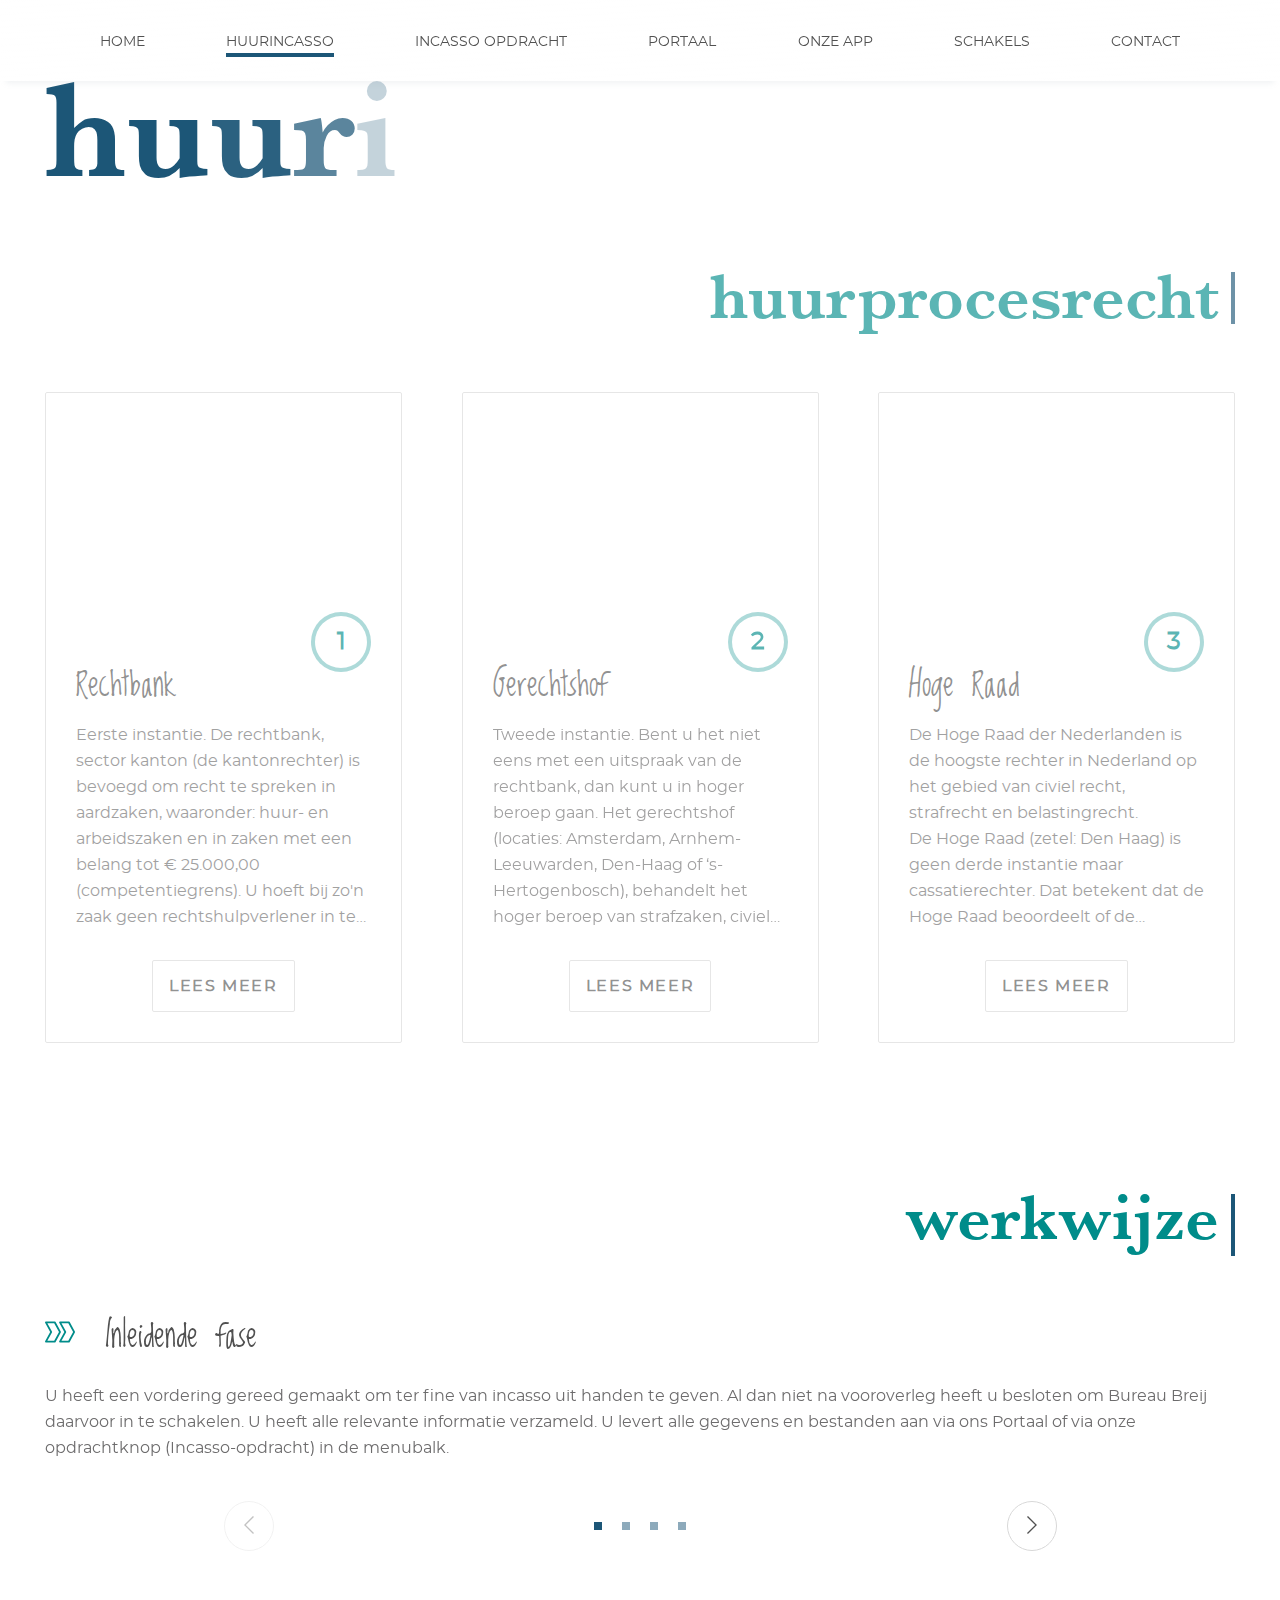
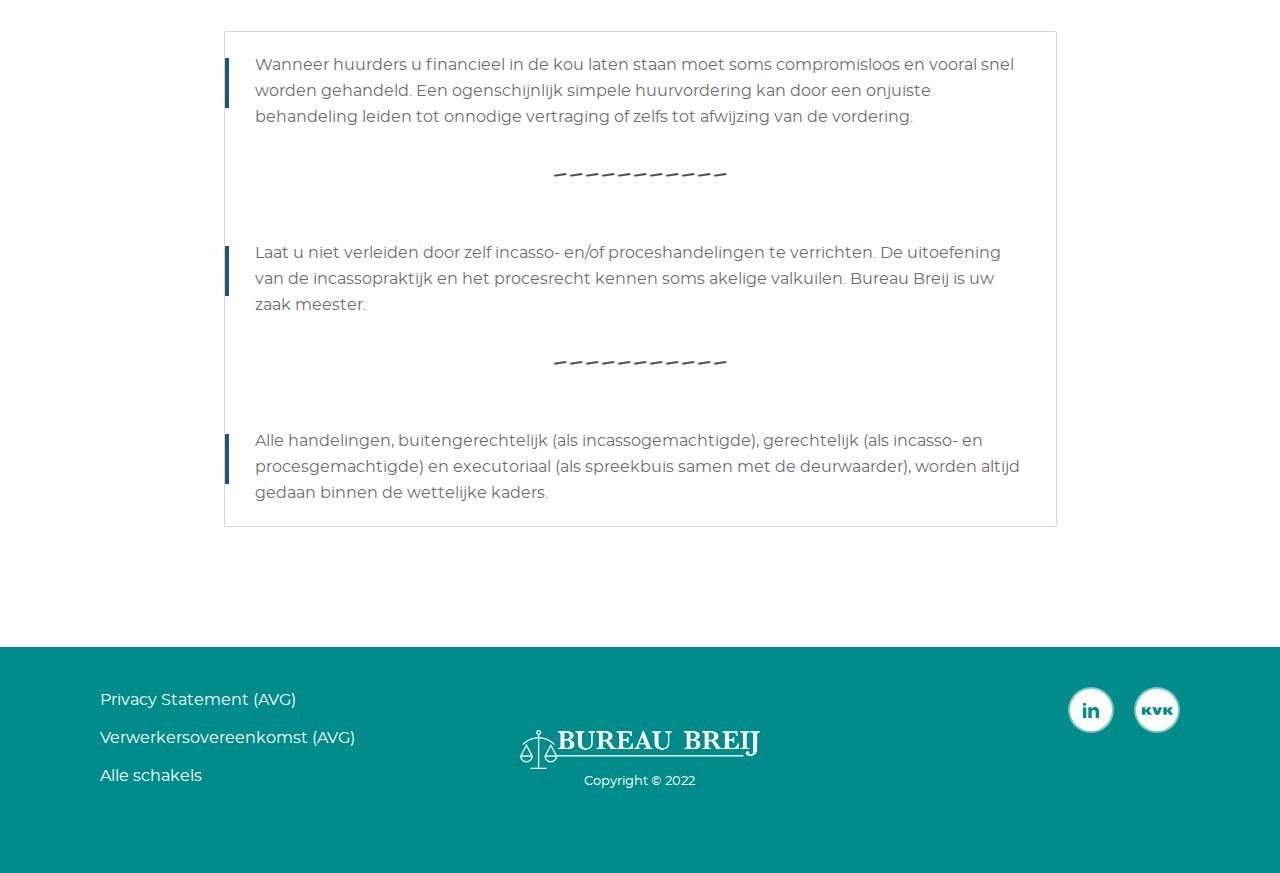
<file: rent-collection.html>
<!DOCTYPE html><html lang="nl"><head><meta charset="UTF-8"><meta http-equiv="X-UA-Compatible" content="IE=edge"><meta name="viewport" content="width=device-width,initial-scale=1"><title>Bureau Breij Huurincasso</title><link rel="shortcut icon" href="#"><link rel="stylesheet" href="css/styles.min.css"><script src="js/main.min.js" defer=""></script></head><body><div style="display:none"><svg xmlns="http://www.w3.org/2000/svg" xmlns:xlink="http://www.w3.org/1999/xlink" xmlns:x="http://ns.adobe.com/Extensibility/1.0/" xmlns:i="http://ns.adobe.com/AdobeIllustrator/10.0/" xmlns:graph="http://ns.adobe.com/Graphs/1.0/" xmlns:dc="http://purl.org/dc/elements/1.1/" xmlns:cc="http://creativecommons.org/ns#" xmlns:rdf="http://www.w3.org/1999/02/22-rdf-syntax-ns#" xmlns:svg="http://www.w3.org/2000/svg" xmlns:sodipodi="http://sodipodi.sourceforge.net/DTD/sodipodi-0.dtd" xmlns:inkscape="http://www.inkscape.org/namespaces/inkscape"><symbol id="apple-logo" viewBox="0 0 46.21 56.753"><path fill="#FFF" d="M38.593 30.15c.081 8.59 7.535 11.447 7.617 11.483-.062.202-1.19 4.073-3.927 8.072-2.365 3.457-4.82 6.901-8.688 6.973-3.799.07-5.021-2.253-9.365-2.253s-5.702 2.182-9.298 2.323c-3.733.142-6.576-3.739-8.961-7.184-4.875-7.046-8.598-19.91-3.597-28.593 2.484-4.313 6.925-7.043 11.743-7.114 3.666-.069 7.126 2.466 9.366 2.466 2.241 0 6.444-3.049 10.865-2.601 1.85.077 7.044.747 10.38 5.629-.269.168-6.197 3.62-6.135 10.799m-7.14-21.088c1.982-2.4 3.316-5.739 2.952-9.062-2.857.115-6.312 1.904-8.36 4.302-1.837 2.123-3.445 5.521-3.011 8.778 3.184.246 6.436-1.619 8.419-4.018"></path></symbol><symbol id="email-icon" viewBox="0 0 26 25"><g stroke="none" stroke-width="1" fill="#FFF" fill-rule="evenodd"><g transform="translate(-291.000000, -292.000000)" fill="#FFF" fill-rule="nonzero"><g transform="translate(291.000000, 292.000000)"><path d="M25.0218124,7.78360795 L13.5547002,15.4283494 C13.2188008,15.6522824 12.7811992,15.6522824 12.4452998,15.4283494 L0.978187567,7.78360795 C1.04878055,7.71922369 1.12276567,7.65792574 1.2,7.6 L10,1 C11.7777778,-0.333333333 14.2222222,-0.333333333 16,1 L24.8,7.6 C24.8772343,7.65792574 24.9512195,7.71922369 25.0218124,7.78360795 L25.0218124,7.78360795 Z M25.9671548,9.55708055 C25.9888751,9.70263552 26,9.85062829 26,10 L26,20 C26,22.7614237 23.7614237,25 21,25 L5,25 C2.23857625,25 0,22.7614237 0,20 L0,10 C0,9.85062829 0.0111248694,9.70263552 0.0328451896,9.55708055 L11.3358994,17.09245 C12.3435976,17.7642489 13.6564024,17.7642489 14.6641006,17.09245 L25.9671548,9.55708055 L25.9671548,9.55708055 Z"></path></g></g></g></symbol><symbol id="icon-experience" viewBox="0 0 100 100"><title>&#x2022;SET16-v3</title><path d="M51.834,22.259a5.052,5.052,0,0,0-3.962,1.793,6.286,6.286,0,0,0-1.343,5.017L49.636,45A2.363,2.363,0,0,0,51.9,46.586a2.281,2.281,0,0,0,2.2-1.581l3.046-15.968a6.116,6.116,0,0,0-1.273-4.967A5.113,5.113,0,0,0,51.834,22.259Z"></path><path d="M52.29,54.9a3.328,3.328,0,1,0,3.328,3.328A3.333,3.333,0,0,0,52.29,54.9Z"></path><path d="M80.017,30.369C75.971,11.48,53.751,9.574,42.244,12.514A26.23,26.23,0,0,0,24.417,28.758a15.645,15.645,0,0,0-.86,7.763,15.56,15.56,0,0,1,.448,3.1c-.081,2.4-5.1,8.867-6.155,10.806-.722,1.323-.974,2.439-.353,3.527.705,1.234,3.03,1.606,4.277,2.64a4.348,4.348,0,0,1,1.333,2.5c.668,3.191.253,3.544.253,6.767,0,5.794,6.191,5,8.175,4.6,2.062-.475,6.589-.871,6.589,4.684,0,.715-.044,12.211-.044,12.211H70.856s-1.828-15.4,0-22.3C73.236,55.775,83.985,49.253,80.017,30.369ZM52.29,64.741A6.512,6.512,0,1,1,58.8,58.229,6.519,6.519,0,0,1,52.29,64.741Zm7.994-35.166-.006.039-3.1,16.216A5.44,5.44,0,0,1,51.9,49.77a5.559,5.559,0,0,1-5.344-3.939l-.034-.14L43.392,29.62a9.541,9.541,0,0,1,2.059-7.638,8.526,8.526,0,0,1,12.85.027A9.3,9.3,0,0,1,60.284,29.575Z"></path></symbol><symbol id="icon-github" viewBox="0 0 16 16"><path d="M 7.5 1 C 3.910156 1 1 3.90625 1 7.488281 C 1 10.355469 2.863281 12.789063 5.445313 13.648438 C 5.769531 13.707031 6 13.375 6 13.125 C 6 12.972656 6.003906 12.789063 6 12.25 C 4.191406 12.640625 3.625 11.375 3.625 11.375 C 3.328125 10.625 2.96875 10.410156 2.96875 10.410156 C 2.378906 10.007813 3.011719 10.019531 3.011719 10.019531 C 3.664063 10.0625 4 10.625 4 10.625 C 4.5 11.5 5.628906 11.414063 6 11.25 C 6 10.851563 6.042969 10.5625 6.152344 10.378906 C 4.109375 10.019531 2.996094 8.839844 3 7.207031 C 3.003906 6.242188 3.335938 5.492188 3.875 4.9375 C 3.640625 4.640625 3.480469 3.625 3.960938 3 C 5.167969 3 5.886719 3.871094 5.886719 3.871094 C 5.886719 3.871094 6.453125 3.625 7.496094 3.625 C 8.542969 3.625 9.105469 3.859375 9.105469 3.859375 C 9.105469 3.859375 9.828125 3 11.035156 3 C 11.515625 3.625 11.355469 4.640625 11.167969 4.917969 C 11.683594 5.460938 12 6.210938 12 7.207031 C 12 8.839844 10.890625 10.019531 8.851563 10.375 C 8.980469 10.570313 9 10.84375 9 11.25 C 9 12.117188 9 12.910156 9 13.125 C 9 13.375 9.226563 13.710938 9.558594 13.648438 C 12.140625 12.785156 14 10.355469 14 7.488281 C 14 3.90625 11.089844 1 7.5 1 Z"></path></symbol><symbol id="icon-insta" viewBox="-100.7682 -167.947 873.3244 1007.682"><g><path d="M335.895 0c-91.224 0-102.663.387-138.49 2.021-35.752 1.631-60.169 7.31-81.535 15.612-22.088 8.584-40.82 20.07-59.493 38.743-18.674 18.673-30.16 37.407-38.743 59.495C9.33 137.236 3.653 161.653 2.02 197.405.386 233.232 0 244.671 0 335.895c0 91.222.386 102.661 2.02 138.488 1.633 35.752 7.31 60.169 15.614 81.534 8.584 22.088 20.07 40.82 38.743 59.495 18.674 18.673 37.405 30.159 59.493 38.743 21.366 8.302 45.783 13.98 81.535 15.612 35.827 1.634 47.266 2.021 138.49 2.021 91.222 0 102.661-.387 138.488-2.021 35.752-1.631 60.169-7.31 81.534-15.612 22.088-8.584 40.82-20.07 59.495-38.743 18.673-18.675 30.159-37.407 38.743-59.495 8.302-21.365 13.981-45.782 15.612-81.534 1.634-35.827 2.021-47.266 2.021-138.488 0-91.224-.387-102.663-2.021-138.49-1.631-35.752-7.31-60.169-15.612-81.534-8.584-22.088-20.07-40.822-38.743-59.495-18.675-18.673-37.407-30.159-59.495-38.743-21.365-8.302-45.782-13.981-81.534-15.612C438.556.387 427.117 0 335.895 0zm0 60.521c89.686 0 100.31.343 135.729 1.959 32.75 1.493 50.535 6.965 62.37 11.565 15.68 6.094 26.869 13.372 38.622 25.126 11.755 11.754 19.033 22.944 25.127 38.622 4.6 11.836 10.072 29.622 11.565 62.371 1.616 35.419 1.959 46.043 1.959 135.73 0 89.687-.343 100.311-1.959 135.73-1.493 32.75-6.965 50.535-11.565 62.37-6.094 15.68-13.372 26.869-25.127 38.622-11.753 11.755-22.943 19.033-38.621 25.127-11.836 4.6-29.622 10.072-62.371 11.565-35.413 1.616-46.036 1.959-135.73 1.959-89.694 0-100.315-.343-135.73-1.96-32.75-1.492-50.535-6.964-62.37-11.564-15.68-6.094-26.869-13.372-38.622-25.127-11.754-11.753-19.033-22.943-25.127-38.621-4.6-11.836-10.071-29.622-11.565-62.371-1.616-35.419-1.959-46.043-1.959-135.73 0-89.687.343-100.311 1.959-135.73 1.494-32.75 6.965-50.535 11.565-62.37 6.094-15.68 13.373-26.869 25.126-38.622 11.754-11.755 22.944-19.033 38.622-25.127 11.836-4.6 29.622-10.072 62.371-11.565 35.419-1.616 46.043-1.959 135.73-1.959"></path><path d="M335.895 447.859c-61.838 0-111.966-50.128-111.966-111.964 0-61.838 50.128-111.966 111.966-111.966 61.836 0 111.964 50.128 111.964 111.966 0 61.836-50.128 111.964-111.964 111.964zm0-284.451c-95.263 0-172.487 77.224-172.487 172.487 0 95.261 77.224 172.485 172.487 172.485 95.261 0 172.485-77.224 172.485-172.485 0-95.263-77.224-172.487-172.485-172.487m219.608-6.815c0 22.262-18.047 40.307-40.308 40.307-22.26 0-40.307-18.045-40.307-40.307 0-22.261 18.047-40.308 40.307-40.308 22.261 0 40.308 18.047 40.308 40.308"></path></g></symbol><symbol id="icon-kvk" viewBox="0 0 34 8"><g id="icons" stroke="none" stroke-width="1"><path d="M27.0446658,4.90575275 C26.9674813,4.79314565 26.9123495,4.72949816 26.8461913,4.69522644 C26.6973354,4.61689106 26.4878344,4.66585067 26.3941103,4.80783354 C26.3389785,4.90085679 26.3389785,5.10159119 26.3389785,5.17013464 L26.3389785,8 L22.7388704,8 L22.7388704,0 L26.3389785,0 L26.3389785,3.37331701 L29.0845433,1.39151576e-15 L33.0485215,1.39151576e-15 L29.9445998,3.52019584 L33.3076411,8 L29.2003202,8 L27.0446658,4.90575275 Z M14.0712093,8 L18.127243,8 L21.4578072,0.00489596083 L17.8249641,0.00489596083 L16.2586096,4.46022032 L16.2311297,4.46022032 L14.6757672,0 L10.8890365,0 L14.0712093,8 Z M6.46144982,8 L10.5687707,8 L7.20572945,3.52019584 L10.3096512,0 L6.34567299,0 L3.60010813,3.37331701 L3.60010813,0 L0,0 L0,7.99510404 L3.60010813,7.99510404 L3.60010813,5.16523868 C3.60010813,5.09669523 3.60010813,4.89106487 3.65523996,4.80293758 C3.74896406,4.66095471 3.95846499,4.6119951 4.10732092,4.69033048 C4.17347911,4.7246022 4.22861093,4.78824969 4.30579548,4.90085679 L6.46144982,8 Z" id="icon-kvk" fill-rule="nonzero"></path></g></symbol><symbol id="icon-linkedin" viewBox="0 0 24 24"><path d="M4.98 3.5c0 1.381-1.11 2.5-2.48 2.5s-2.48-1.119-2.48-2.5c0-1.38 1.11-2.5 2.48-2.5s2.48 1.12 2.48 2.5zm.02 4.5h-5v16h5v-16zm7.982 0h-4.968v16h4.969v-8.399c0-4.67 6.029-5.052 6.029 0v8.399h4.988v-10.131c0-7.88-8.922-7.593-11.018-3.714v-2.155z"></path></symbol><symbol id="icon-mail" viewBox="0 0 16 16"><path d="M8 10c-.266 0-.5-.094-1-.336L0 6v7c0 .55.45 1 1 1h14c.55 0 1-.45 1-1V6L9 9.664c-.5.242-.734.336-1 .336zm7-8H1c-.55 0-1 .45-1 1v.758l8 4.205 8-4.205V3c0-.55-.45-1-1-1z"></path></symbol><symbol id="icon-objective" viewBox="0 0 100 100"><g><g i:extraneous="self"><g><path d="M32.8,27.5h33.9c1.2,0,2.2-1,2.2-2.2v-9.6c0-1.2-1-2.2-2.2-2.2H61l0-0.2c-0.3-6-5.2-10.7-11.2-10.7     c-6,0-10.9,4.7-11.2,10.7l0,0.2h-5.8c-1.2,0-2.2,1-2.2,2.2v9.6C30.6,26.5,31.6,27.5,32.8,27.5z M49.8,9.2c2.5,0,4.5,2,4.5,4.5     c0,2.5-2,4.5-4.5,4.5c-2.5,0-4.5-2-4.5-4.5C45.3,11.3,47.3,9.2,49.8,9.2z"></path><path d="M81.4,20h-7.3v5.2c0,4-3.3,7.3-7.3,7.3H32.9c-4,0-7.3-3.3-7.3-7.3V20h-6.9c-2.8,0-5.1,2.3-5.1,5.1v67.3     c0,2.8,2.3,5.1,5.1,5.1h62.8c2.8,0,5.1-2.3,5.1-5.1V25.1C86.5,22.3,84.2,20,81.4,20z M71.2,81.6c0,1-0.8,1.7-1.7,1.7H30.6     c-1,0-1.7-0.8-1.7-1.7v-2.9c0-1,0.8-1.7,1.7-1.7h38.8c1,0,1.7,0.8,1.7,1.7V81.6z M71.2,65.5c0,1-0.8,1.7-1.7,1.7H30.6     c-1,0-1.7-0.8-1.7-1.7v-2.9c0-1,0.8-1.7,1.7-1.7h38.8c1,0,1.7,0.8,1.7,1.7V65.5z M71.2,49.4c0,1-0.8,1.7-1.7,1.7H30.6     c-1,0-1.7-0.8-1.7-1.7v-2.9c0-1,0.8-1.7,1.7-1.7h38.8c1,0,1.7,0.8,1.7,1.7V49.4z"></path></g></g></g></symbol><symbol id="icon-phone" viewBox="0 0 18 18"><path fill="#010101" d="M3.6 7.8c1.4 2.8 3.8 5.1 6.6 6.6l2.2-2.2c.3-.3.699-.4 1-.2 1.1.4 2.3.6 3.6.6.6 0 1 .4 1 1V17c0 .6-.4 1-1 1C7.6 18 0 10.4 0 1c0-.6.4-1 1-1h3.5c.6 0 1 .4 1 1 0 1.2.2 2.4.6 3.6.1.3 0 .7-.2 1L3.6 7.8z"></path></symbol><symbol id="icon-result" viewBox="0 0 32 32"><g transform="translate(0,-1020.3622)"><path d="m 13.991358,1026.3948 c -6.6264057,0 -11.9913517,5.36 -11.9913616,11.9827 9.9e-6,6.6227 5.3649559,11.9847 11.9913616,11.9847 6.626406,0 11.991352,-5.362 11.991362,-11.9847 -10e-6,-2.9506 -1.06987,-5.6467 -2.836881,-7.7337 l -1.77743,1.7765 c 1.319279,1.6293 2.113008,3.7014 2.113018,5.9572 2e-5,5.2324 -4.254747,9.4848 -9.490069,9.4848 -5.2353214,0 -9.4900891,-4.2524 -9.4900691,-9.4848 2e-5,-5.2324 4.2547777,-9.4848 9.4900691,-9.4848 2.257478,0 4.330229,0.7948 5.960563,2.1138 l 1.77743,-1.7784 c -2.088545,-1.7654 -4.785812,-2.8333 -7.737993,-2.8333 z"></path><path d="m 13.991358,1029.895 c -4.6954164,0 -8.4871885,3.7897 -8.4872085,8.4825 -2e-5,4.6929 3.7917622,8.4825 8.4872085,8.4825 4.695447,0 8.487229,-3.7896 8.487209,-8.4825 0,-1.9845 -0.682626,-3.8042 -1.820355,-5.2474 l -2.142288,2.1411 c 0.609941,0.8844 0.969685,1.9538 0.969685,3.1063 -2e-5,3.0268 -2.46579,5.4912 -5.494251,5.4912 -3.028461,0 -5.4942305,-2.4644 -5.4942504,-5.4912 -10e-6,-3.0268 2.4657694,-5.4912 5.4942504,-5.4912 1.153153,0 2.223154,0.3596 3.108078,0.9692 l 2.142288,-2.1392 c -1.444139,-1.1375 -3.264364,-1.8213 -5.250366,-1.8213 z"></path><path d="m 13.991358,1033.8828 c -2.488606,0 -4.4992017,2.0075 -4.4992017,4.4947 2e-5,2.4872 2.0106157,4.4967 4.4992017,4.4967 2.488586,0 4.499182,-2.0095 4.499202,-4.4967 0,-0.8796 -0.261366,-1.6928 -0.696541,-2.3848 l -1.597938,1.597 a 1.001151,1.000593 0 0 1 -0.02537,0.023 c 0.003,0 0.008,0 0.01169,0.01 0.395297,0.3961 0.412978,1.0215 0.03906,1.3962 -0.166386,0.166 -0.391631,0.2558 -0.632149,0.2671 -0.852798,0.042 -2.575435,0.08 -2.575435,0.08 0,0 0.06533,-1.6469 0.08002,-2.4668 0.004,-0.2818 0.06973,-0.5544 0.263395,-0.7488 0.186974,-0.1873 0.436653,-0.278 0.688739,-0.271 0.252076,0.01 0.50664,0.112 0.704343,0.31 l 0.002,0 c 0.003,0 0.003,0.01 0.006,0.01 a 1.001151,1.000593 0 0 1 0.02148,-0.023 l 1.597938,-1.5951 c -0.692755,-0.4346 -1.506034,-0.6962 -2.386173,-0.6962 z"></path><path d="m 27.50261,1022.3622 -2.497387,2.496 0,1.8037 -10.161237,10.14 c -0.03027,-0.051 -0.05714,-0.1038 -0.101464,-0.1482 -0.26731,-0.2679 -0.689448,-0.2805 -0.942374,-0.027 -0.131013,0.1313 -0.176855,0.3162 -0.179492,0.507 -0.01129,0.5545 -0.05464,1.6692 -0.05464,1.6692 0,0 1.165521,-0.027 1.742317,-0.055 0.16273,-0.01 0.316649,-0.07 0.429241,-0.1814 0.252586,-0.2536 0.239989,-0.6759 -0.02727,-0.9438 -0.04885,-0.049 -0.106728,-0.079 -0.163888,-0.1111 l 10.182664,-10.1575 1.773535,0 2.497386,-2.496 -2.497386,0 z"></path></g></symbol><symbol id="icon-search" viewBox="0 0 17 17"><image width="17" height="17" overflow="visible"></image><path d="M16.958 15.527L11.75 10.32A6.455 6.455 0 0 0 13 6.5 6.5 6.5 0 1 0 6.5 13a6.465 6.465 0 0 0 3.839-1.263l5.205 5.204 1.414-1.414zM6.5 11C4.019 11 2 8.981 2 6.5S4.019 2 6.5 2 11 4.019 11 6.5 8.981 11 6.5 11z"></path></symbol></svg></div><header class="page-header"><button class="page-header__toggle" type="button">Открыть меню</button><div class="menu"><nav class="menu__main-nav"><ul class="menu__main-nav-list"><li class="menu__main-nav-item"><a class="menu__main-nav-link" href="index.html">Home</a></li><li class="menu__main-nav-item"><a class="menu__main-nav-link menu__main-nav-link--active">Huurincasso</a></li><li class="menu__main-nav-item"><a class="menu__main-nav-link" href="https://portal.breij.nl/portal/opdracht" target="_blank">Incasso opdracht</a></li><li class="menu__main-nav-item"><a class="menu__main-nav-link" href="https://portal.breij.nl/login" target="_blank">Portaal</a></li><li class="menu__main-nav-item"><a class="menu__main-nav-link" href="mobile-app.html">Onze App</a></li><li class="menu__main-nav-item"><a class="menu__main-nav-link" href="links.html">Schakels</a></li><li class="menu__main-nav-item"><a class="menu__main-nav-link" href="contact.html">Contact</a></li></ul></nav></div></header><main class="rent-page content-wrapper"><h1 class="rent-page__title title title--rent-page title--animated">huurincasso</h1><section class="rent-law"><h2 class="rent-law__title sub-title section-onload">huurprocesrecht</h2><ul class="rent-law__list section-onload"><li class="rent-law__item"><div class="rent-law__image-container"><div class="rent-law__image rent-law__image--photo"><picture><source type="image/webp" media="(min-width: 1025px)" srcset="img/content-img/court-1-photo-mobile@1x.webp, img/content-img/court-1-photo-mobile@2x.webp 2x"><source type="image/webp" media="(min-width: 768px)" srcset="img/content-img/court-1-photo-tablet@1x.webp, img/content-img/court-1-photo-tablet@2x.webp 2x"><source type="image/webp" srcset="img/content-img/court-1-photo-mobile@1x.webp, img/content-img/court-1-photo-mobile@2x.webp 2x"><source media="(min-width: 1025px)" srcset="img/content-img/court-1-photo-mobile@1x.jpg, img/content-img/court-1-photo-mobile@2x.jpg 2x"><source media="(min-width: 768px)" srcset="img/content-img/court-1-photo-tablet@1x.jpg, img/content-img/court-1-photo-tablet@2x.jpg 2x"><img class="rent-law__image-photo" src="img/content-img/court-1-photo-mobile@1x.jpg" srcset="img/content-img/court-1-photo-mobile@2x.jpg 2x" alt="Foto van rechtbank" width="294" height="196"></picture></div><div class="rent-law__image rent-law__image--drawing"><picture><source type="image/webp" media="(min-width: 1025px)" srcset="img/content-img/court-1-drawing-mobile@1x.webp, img/content-img/court-1-drawing-mobile@2x.webp 2x"><source type="image/webp" media="(min-width: 768px)" srcset="img/content-img/court-1-drawing-tablet@1x.webp, img/content-img/court-1-drawing-tablet@2x.webp 2x"><source type="image/webp" srcset="img/content-img/court-1-drawing-mobile@1x.webp, img/content-img/court-1-drawing-mobile@2x.webp 2x"><source media="(min-width: 1025px)" srcset="img/content-img/court-1-drawing-mobile@1x.jpg, img/content-img/court-1-drawing-mobile@2x.jpg 2x"><source media="(min-width: 768px)" srcset="img/content-img/court-1-drawing-tablet@1x.jpg, img/content-img/court-1-drawing-tablet@2x.jpg 2x"><img class="rent-law__image-drawing" src="img/content-img/court-1-drawing-mobile@1x.jpg" srcset="img/content-img/court-1-drawing-mobile@2x.jpg 2x" alt="Tekening van rechtbank" width="294" height="196"></picture></div><span class="rent-law__court-number">1</span></div><article class="rent-law__item-article"><h3 class="rent-law__item-title card-title">Rechtbank</h3><p class="rent-law__description description hidden">Eerste instantie. De rechtbank, sector kanton (de kantonrechter) is bevoegd om recht te spreken in aardzaken, waaronder: huur- en arbeidszaken en in zaken met een belang tot &#8364; 25.000,00 (competentiegrens). U hoeft bij zo'n zaak geen rechtshulpverlener in te schakelen. Wie de soms ingewikkelde (proces)regels niet kent, is in het nadeel.<br>Er zijn diverse juridische valkuilen die u uit de weg moet gaan. Procesvertegenwoordiging door een gemachtigde is mogelijk en is zelfs aan te bevelen. De rechtbank, sector civiel, is bevoegd om recht te spreken op het gebied van strafrecht, bestuursrecht, familierecht, handelsrecht en in zaken met een belang meer dan € 25.000,00.<br>Anders dan bij de kantonrechter is procesvertegenwoordiging (door een advocaat) verplicht. Tevens behandelt de rechtbank de zaken die in hoger beroep zijn voorgelegd van vonnissen van de kantonrechter. De rechterlijke uitspraak wordt aangeduid als: vonnis.</p><a class="rent-law__button card-button">Lees meer</a></article></li><li class="rent-law__item"><div class="rent-law__image-container"><div class="rent-law__image rent-law__image--photo"><picture><source type="image/webp" media="(min-width: 1025px)" srcset="img/content-img/court-2-photo-mobile@1x.webp, img/content-img/court-2-photo-mobile@2x.webp 2x"><source type="image/webp" media="(min-width: 768px)" srcset="img/content-img/court-2-photo-tablet@1x.webp, img/content-img/court-2-photo-tablet@2x.webp 2x"><source type="image/webp" srcset="img/content-img/court-2-photo-mobile@1x.webp, img/content-img/court-2-photo-mobile@2x.webp 2x"><source media="(min-width: 1025px)" srcset="img/content-img/court-2-photo-mobile@1x.jpg, img/content-img/court-2-photo-mobile@2x.jpg 2x"><source media="(min-width: 768px)" srcset="img/content-img/court-2-photo-tablet@1x.jpg, img/content-img/court-2-photo-tablet@2x.jpg 2x"><img class="rent-law__image-photo" src="img/content-img/court-2-photo-mobile@1x.jpg" srcset="img/content-img/court-2-photo-mobile@2x.jpg 2x" alt="Foto van Gerechtshof" width="294" height="196"></picture></div><div class="rent-law__image rent-law__image--drawing"><picture><source type="image/webp" media="(min-width: 1025px)" srcset="img/content-img/court-2-drawing-mobile@1x.webp, img/content-img/court-2-drawing-mobile@2x.webp 2x"><source type="image/webp" media="(min-width: 768px)" srcset="img/content-img/court-2-drawing-tablet@1x.webp, img/content-img/court-2-drawing-tablet@2x.webp 2x"><source type="image/webp" srcset="img/content-img/court-2-drawing-mobile@1x.webp, img/content-img/court-2-drawing-mobile@2x.webp 2x"><source media="(min-width: 1025px)" srcset="img/content-img/court-2-drawing-mobile@1x.jpg, img/content-img/court-2-drawing-mobile@2x.jpg 2x"><source media="(min-width: 768px)" srcset="img/content-img/court-2-drawing-tablet@1x.jpg, img/content-img/court-2-drawing-tablet@2x.jpg 2x"><img class="rent-law__image-drawing" src="img/content-img/court-2-drawing-mobile@1x.jpg" srcset="img/content-img/court-2-drawing-mobile@2x.jpg 2x" alt="Tekening van Gerechtshof" width="294" height="196"></picture></div><span class="rent-law__court-number">2</span></div><article class="rent-law__item-article"><h3 class="rent-law__item-title card-title">Gerechtshof</h3><p class="rent-law__description description hidden">Tweede instantie. Bent u het niet eens met een uitspraak van de rechtbank, dan kunt u in hoger beroep gaan. Het gerechtshof (locaties: Amsterdam, Arnhem-Leeuwarden, Den-Haag of ‘s-Hertogenbosch), behandelt het hoger beroep van strafzaken, civiele zaken (o.a. scheiding), kantonzaken (o.a. ontslag) en belastingzaken.<br>Ook hier is procesvertegenwoordiging (door een advocaat) verplicht. De rechter wordt hier genoemd: raadsheer. De rechterlijke uitspraak wordt aangeduid als: arrest.</p><a class="rent-law__button card-button">Lees meer</a></article></li><li class="rent-law__item"><div class="rent-law__image-container"><div class="rent-law__image rent-law__image--photo"><picture><source type="image/webp" media="(min-width: 1025px)" srcset="img/content-img/court-3-photo-mobile@1x.webp, img/content-img/court-3-photo-mobile@2x.webp 2x"><source type="image/webp" media="(min-width: 768px)" srcset="img/content-img/court-3-photo-tablet@1x.webp, img/content-img/court-3-photo-tablet@2x.webp 2x"><source type="image/webp" srcset="img/content-img/court-3-photo-mobile@1x.webp, img/content-img/court-3-photo-mobile@2x.webp 2x"><source media="(min-width: 1025px)" srcset="img/content-img/court-3-photo-mobile@1x.jpg, img/content-img/court-3-photo-mobile@2x.jpg 2x"><source media="(min-width: 768px)" srcset="img/content-img/court-3-photo-tablet@1x.jpg, img/content-img/court-3-photo-tablet@2x.jpg 2x"><img class="rent-law__image-photo" src="img/content-img/court-3-photo-mobile@1x.jpg" srcset="img/content-img/court-3-photo-mobile@2x.jpg 2x" alt="Foto van Hoge Raad" width="294" height="196"></picture></div><div class="rent-law__image rent-law__image--drawing"><picture><source type="image/webp" media="(min-width: 1025px)" srcset="img/content-img/court-3-drawing-mobile@1x.webp, img/content-img/court-3-drawing-mobile@2x.webp 2x"><source type="image/webp" media="(min-width: 768px)" srcset="img/content-img/court-3-drawing-tablet@1x.webp, img/content-img/court-3-drawing-tablet@2x.webp 2x"><source type="image/webp" srcset="img/content-img/court-3-drawing-mobile@1x.webp, img/content-img/court-3-drawing-mobile@2x.webp 2x"><source media="(min-width: 1025px)" srcset="img/content-img/court-3-drawing-mobile@1x.jpg, img/content-img/court-3-drawing-mobile@2x.jpg 2x"><source media="(min-width: 768px)" srcset="img/content-img/court-3-drawing-tablet@1x.jpg, img/content-img/court-3-drawing-tablet@2x.jpg 2x"><img class="rent-law__image-drawing" src="img/content-img/court-3-drawing-mobile@1x.jpg" srcset="img/content-img/court-3-drawing-mobile@2x.jpg 2x" alt="Tekening van Hoge Raad" width="294" height="196"></picture></div><span class="rent-law__court-number">3</span></div><article class="rent-law__item-article"><h3 class="rent-law__item-title card-title">Hoge Raad</h3><p class="rent-law__description description hidden">De Hoge Raad der Nederlanden is de hoogste rechter in Nederland op het gebied van civiel recht, strafrecht en belastingrecht.<br>De Hoge Raad (zetel: Den Haag) is geen derde instantie maar cassatierechter. Dat betekent dat de Hoge Raad beoordeelt of de feitenrechter het recht goed heeft uitgelegd en toegepast.<br>Als cassatierechter beantwoordt de Hoge Raad rechtsvragen en draagt zo bij aan de ontwikkeling van het recht en de rechtsbescherming. Ook zorgt de Hoge Raad voor rechtseenheid. De rechter wordt hier genoemd: raadsheer. De rechterlijke uitspraak wordt aangeduid als: arrest.</p><a class="rent-law__button card-button">Lees meer</a></article></li></ul></section><section class="method"><h2 class="visually-hidden">Methode</h2><article class="method__phases"><h2 class="method__phases-title sub-title">werkwijze</h2><div class="method__phases-slider"><ul class="swiper-wrapper swiper-wrapper--method"><li class="swiper-slide method__phases-slide"><h3 class="method__sub-title card-title">Inleidende fase</h3><p class="method__phases-text">U heeft een vordering gereed gemaakt om ter fine van incasso uit handen te geven. Al dan niet na vooroverleg heeft u besloten om Bureau Breij daarvoor in te schakelen. U heeft alle relevante informatie verzameld. U levert alle gegevens en bestanden aan via ons Portaal of via onze opdrachtknop (Incasso-opdracht) in de menubalk.</p></li><li class="swiper-slide method__phases-slide"><h3 class="method__sub-title card-title">Buitengerechtelijke fase</h3><p class="method__phases-text">Wij beschikken nu over een incassozaak. Als beroepsmatige incasseerder zullen wij uw vordering uit hoofde van de huurovereenkomst zo snel mogelijk trachten te incasseren met het oogmerk om een gerechtelijke procedure te vermijden. Daarbij is het van belang om uw vordering zo inzichtelijk mogelijk te maken. Moeilijk te specificeren vorderingen worden door Bureau Breij altijd inzichtelijk gemaakt.</p></li><li class="swiper-slide method__phases-slide"><h3 class="method__sub-title card-title">Gerechtelijke fase</h3><p class="method__phases-text">De vordering wordt via een gerechtelijke procedure veiliggesteld met als doel het verkrijgen van een voor tenuitvoerlegging vatbare executoriale titel (een vonnis). Ook daags voor of tijdens de procedure kan er nog worden geïncasseerd. Het is geen uitzondering dat onder druk van de betekende dagvaarding en/of hangende de procesgang alsnog volledige betaling van de vordering plaatsvindt.</p></li><li class="swiper-slide method__phases-slide"><h3 class="method__sub-title card-title">Executoriale fase</h3><p class="method__phases-text">Uitgaande van toewijzing van de vordering wordt het vonnis ten uitvoer gelegd. De openstaande vordering wordt via executiedwang uitgewonnen door middel van beslag op roerende- of onroerende zaken, derdenbeslag of andere derden (beslag op banktegoeden, loon of uitkering) en, indien aan de orde, effectuering van de gerechtelijke ontruiming.</p></li></ul><div class="method__phases-slider-bottom"><div class="swiper-button-prev" aria-label="Knop vorige"></div><div class="swiper-pagination" aria-hidden="true"></div><div class="swiper-button-next" aria-label="Knop volgende"></div></div></div></article><article class="method__extra-info"><h3 class="visually-hidden">Methode details</h3><ul class="method__extra-info-list"><li class="method__extra-info-item"><p class="method__extra-info-text">Wanneer huurders u financieel in de kou laten staan moet soms compromisloos en vooral snel worden gehandeld. Een ogenschijnlijk simpele huurvordering kan door een onjuiste behandeling leiden tot onnodige vertraging of zelfs tot afwijzing van de vordering.</p><span class="method__extra-info-divider divider">-----------</span></li><li class="method__extra-info-item"><p class="method__extra-info-text">Laat u niet verleiden door zelf incasso- en/of proceshandelingen te verrichten. De uitoefening van de incassopraktijk en het procesrecht kennen soms akelige valkuilen. Bureau Breij is uw zaak meester.</p><span class="method__extra-info-divider divider">-----------</span></li><li class="method__extra-info-item"><p class="method__extra-info-text">Alle handelingen, buitengerechtelijk (als incassogemachtigde), gerechtelijk (als incasso- en procesgemachtigde) en executoriaal (als spreekbuis samen met de deurwaarder), worden altijd gedaan binnen de wettelijke kaders.</p></li></ul></article></section></main><footer class="page-footer"><ul class="page-footer__links-list"><li class="page-footer__links-item"><a class="page-footer__link" href="#">Privacy Statement (AVG)</a></li><li class="page-footer__links-item"><a class="page-footer__link" href="#" target="_blank">Verwerkersovereenkomst (AVG)</a></li><li class="page-footer__links-item"><a class="page-footer__link" href="links.html">Alle schakels</a></li></ul><ul class="page-footer__social-list social-list"><li class="social-list__item social-list__item--linkedin"><a class="social-list__link social-list__link--linkedin" href="#" target="_blank" aria-label="Bureau Breij LinkedIn"><svg class="social-list__image social-list__image--linkedin" width="20" height="20" aria-hidden="true" focusable="false"><use xlink:href="#icon-linkedin"></use></svg></a></li><li class="social-list__item social-list__item--kvk"><a class="social-list__link" href="#" target="_blank" aria-label="Bureau Breij KVK"><svg class="social-list__image social-list__image--kvk" width="32" height="16" aria-hidden="true" focusable="false"><use xlink:href="#icon-kvk"></use></svg></a></li></ul><div class="page-footer__logo"><a class="page-footer__logo-link" href="index.html"><picture><source type="image/webp" srcset="img/content-img/logo-footer-mobile@1x.webp, img/content-img/logo-footer-mobile@2x.webp 2x"><img class="page-footer__logo-image" src="img/content-img/logo-footer-mobile@1x.png" srcset="img/content-img/logo-footer-mobile@2x.png 2x" alt="Bureau Breij logo" width="90" height="61"></picture></a><p class="page-footer__copyright">Copyright &#169; 2022</p></div></footer><!-- <script src="js/picturefill.js"></script> --></body></html>
</file>
